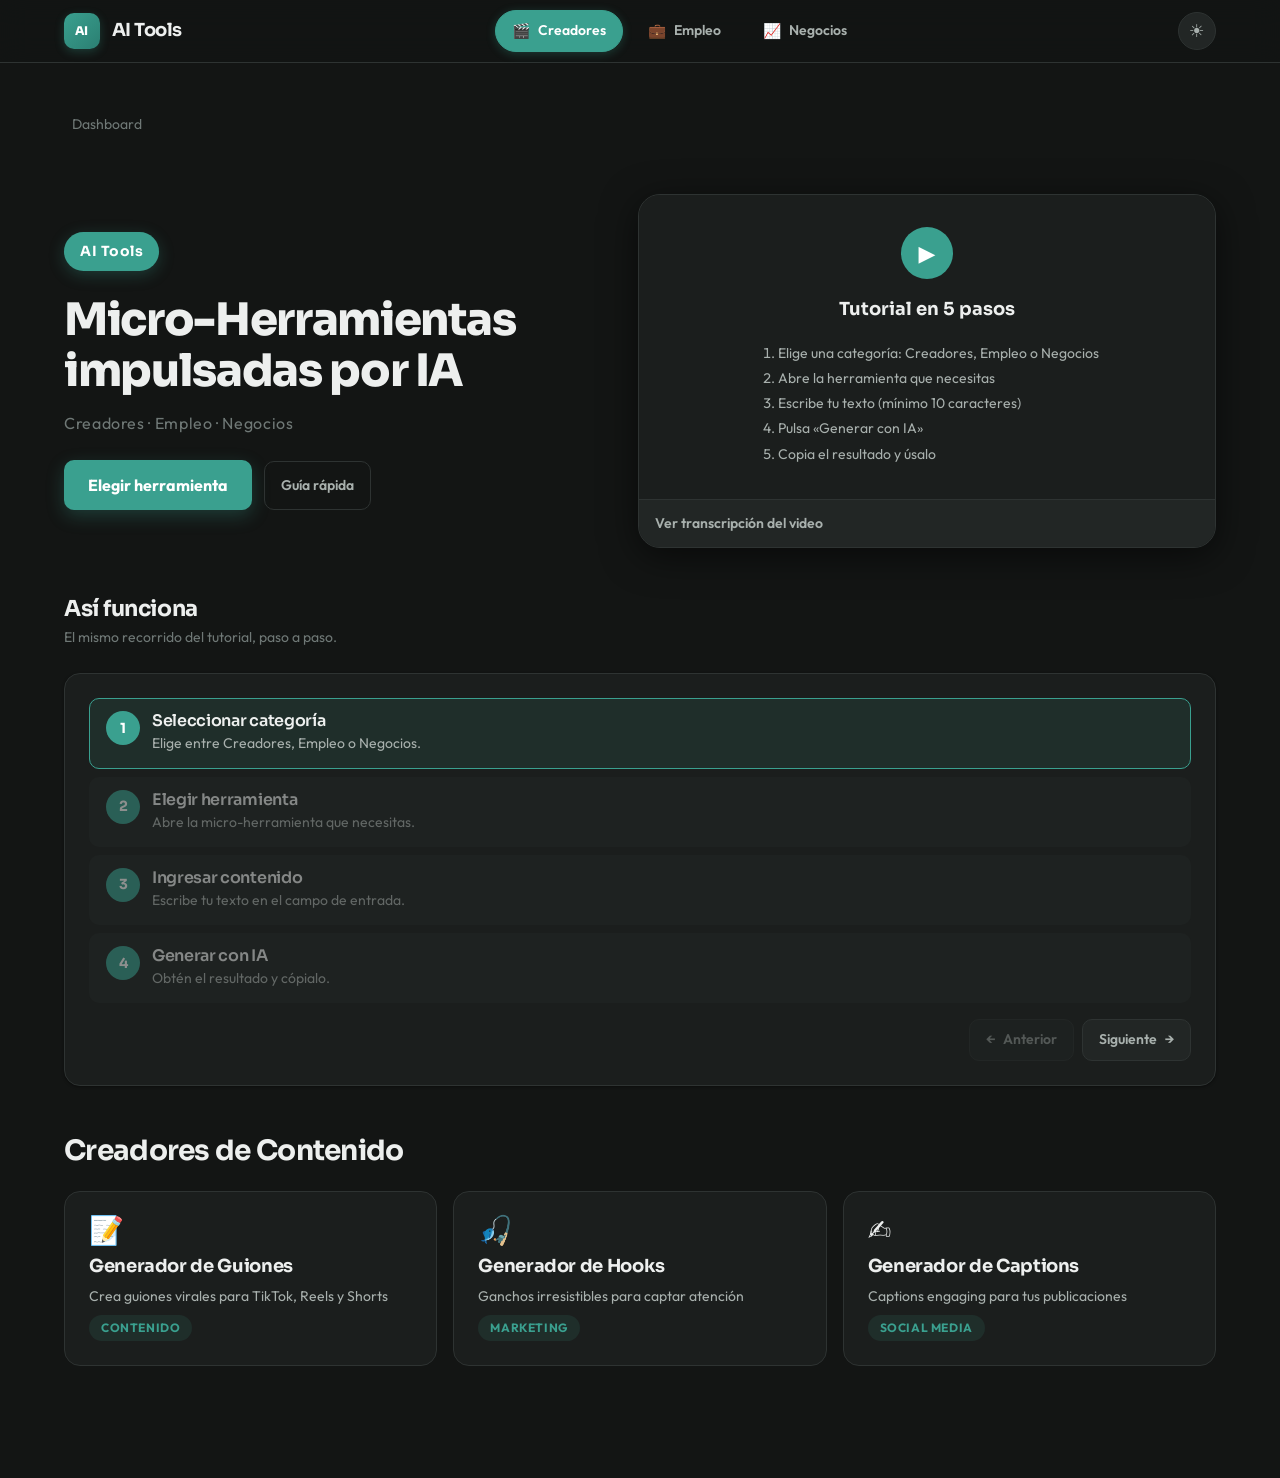
<file: index.html>
<!DOCTYPE html>
<html lang="es" data-theme="dark">
<head>
  <meta charset="UTF-8">
  <meta name="viewport" content="width=device-width, initial-scale=1.0">
  <title>AI Tools — Micro-Herramientas impulsadas por IA</title>
  <link rel="preconnect" href="https://fonts.googleapis.com">
  <link rel="preconnect" href="https://fonts.gstatic.com" crossorigin>
  <link href="https://fonts.googleapis.com/css2?family=Outfit:wght@400;500;600;700&family=Sora:wght@600;700;800&display=swap" rel="stylesheet">
  <link rel="stylesheet" href="css/styles.css">
</head>
<body>
  <a href="#main-content" class="skip-link">Saltar al contenido principal</a>
  <div class="app-container">
    <!-- Header / Navigation -->
    <header class="header">
      <div class="header-content">
        <div class="logo">
          <span class="logo-mark" aria-hidden="true">AI</span>
          <h1>AI Tools</h1>
        </div>
        <nav class="nav" role="navigation" aria-label="Categorías de herramientas">
          <button class="nav-btn active" data-category="creadores" aria-current="page" aria-label="Creadores de Contenido">
            <span class="nav-icon" aria-hidden="true">🎬</span>
            <span>Creadores</span>
          </button>
          <button class="nav-btn" data-category="empleo" aria-label="Buscadores de Empleo">
            <span class="nav-icon" aria-hidden="true">💼</span>
            <span>Empleo</span>
          </button>
          <button class="nav-btn" data-category="negocios" aria-label="Negocios y Ventas">
            <span class="nav-icon" aria-hidden="true">📈</span>
            <span>Negocios</span>
          </button>
        </nav>
        <div class="header-controls">
          <button class="theme-toggle" id="themeToggle" aria-label="Cambiar tema claro/oscuro">
            <span class="theme-icon" aria-hidden="true">☀️</span>
          </button>
        </div>
      </div>
    </header>

    <!-- Main Content -->
    <main class="main-content" id="main-content">
      <!-- Breadcrumb -->
      <nav class="breadcrumb" id="breadcrumb" aria-label="Navegación de migas de pan">
        <span class="breadcrumb-item" data-step="dashboard">Dashboard</span>
      </nav>

      <!-- Hero = misma visión que el video -->
      <section class="hero-section" id="tutorialSection" aria-labelledby="heroBrand">
        <div class="hero-copy">
          <p class="hero-brand" id="heroBrand">AI Tools</p>
          <h2 class="hero-title">Micro-Herramientas impulsadas por IA</h2>
          <p class="hero-sub">Creadores · Empleo · Negocios</p>
          <div class="hero-actions">
            <a class="hero-cta" href="#dashboardView">Elegir herramienta</a>
            <a class="hero-link" href="assets/guides/guia-rapida.html">Guía rápida</a>
          </div>
        </div>

        <div class="hero-stage">
          <div class="video-container">
            <video id="tutorialVideo" controls preload="metadata" playsinline aria-label="Tutorial de uso de AI Tools">
              <source src="assets/videos/demo-herramienta-ia.mp4" type="video/mp4">
              <track src="assets/subtitles/demo-es.vtt" kind="subtitles" srclang="es" label="Español" default>
              <track src="assets/subtitles/demo-en.vtt" kind="subtitles" srclang="en" label="English">
              Tu navegador no soporta video HTML5.
            </video>
            <div class="video-fallback" id="videoFallback" hidden>
              <div class="video-fallback-icon" aria-hidden="true">▶</div>
              <p class="video-fallback-title">Tutorial en 5 pasos</p>
              <ol class="video-fallback-steps">
                <li>Elige una categoría: Creadores, Empleo o Negocios</li>
                <li>Abre la herramienta que necesitas</li>
                <li>Escribe tu texto (mínimo 10 caracteres)</li>
                <li>Pulsa «Generar con IA»</li>
                <li>Copia el resultado y úsalo</li>
              </ol>
            </div>
          </div>
          <details class="transcription-box">
            <summary>Ver transcripción del video</summary>
            <div class="transcription-content">
              <p><strong>[00:00]</strong> Bienvenidos a nuestra plataforma de Micro-Herramientas impulsadas por IA.</p>
              <p><strong>[00:05]</strong> En este tutorial aprenderás a utilizar nuestras 9 herramientas especializadas.</p>
              <p><strong>[00:15]</strong> Primero, selecciona la categoría que necesitas: Creadores, Empleo o Negocios.</p>
              <p><strong>[00:25]</strong> Luego elige la herramienta específica y completa el campo de texto.</p>
              <p><strong>[00:35]</strong> Haz clic en "Generar con IA" y espera el resultado optimizado.</p>
            </div>
          </details>
        </div>
      </section>

      <!-- Flujo interactivo (mismo recorrido del video) -->
      <section class="flow-section" aria-labelledby="flowTitle">
        <div class="flow-header">
          <h2 id="flowTitle" class="section-title">Así funciona</h2>
          <p class="section-lead">El mismo recorrido del tutorial, paso a paso.</p>
        </div>
        <div class="demo-container flow-demo">
          <div class="demo-steps" id="demoSteps" role="region" aria-label="Demo interactiva de uso">
            <div class="demo-step active" data-step="1">
              <div class="step-number">1</div>
              <div class="step-content">
                <h4>Seleccionar categoría</h4>
                <p>Elige entre Creadores, Empleo o Negocios.</p>
              </div>
            </div>
            <div class="demo-step" data-step="2">
              <div class="step-number">2</div>
              <div class="step-content">
                <h4>Elegir herramienta</h4>
                <p>Abre la micro-herramienta que necesitas.</p>
              </div>
            </div>
            <div class="demo-step" data-step="3">
              <div class="step-number">3</div>
              <div class="step-content">
                <h4>Ingresar contenido</h4>
                <p>Escribe tu texto en el campo de entrada.</p>
              </div>
            </div>
            <div class="demo-step" data-step="4">
              <div class="step-number">4</div>
              <div class="step-content">
                <h4>Generar con IA</h4>
                <p>Obtén el resultado y cópialo.</p>
              </div>
            </div>
          </div>
          <div class="demo-controls">
            <button class="demo-nav-btn" id="prevStepBtn" aria-label="Paso anterior" disabled>
              <span>←</span> Anterior
            </button>
            <button class="demo-nav-btn" id="nextStepBtn" aria-label="Siguiente paso">
              Siguiente <span>→</span>
            </button>
          </div>
        </div>
      </section>
      
      <!-- Dashboard View -->
      <div id="dashboardView" class="dashboard-view">
        <div class="category-section" id="creadores-section">
          <h2 class="category-title">Creadores de Contenido</h2>
          <div class="cards-grid" role="list">
            <div class="tool-card" data-tool="script-generator" role="listitem" tabindex="0" aria-label="Generador de Guiones - Crea guiones virales para TikTok, Reels y Shorts">
              <div class="card-icon" aria-hidden="true">📝</div>
              <h3>Generador de Guiones</h3>
              <p>Crea guiones virales para TikTok, Reels y Shorts</p>
              <span class="card-tag">Contenido</span>
            </div>
            <div class="tool-card" data-tool="hook-generator" role="listitem" tabindex="0" aria-label="Generador de Hooks - Ganchos irresistibles para captar atención">
              <div class="card-icon" aria-hidden="true">🎣</div>
              <h3>Generador de Hooks</h3>
              <p>Ganchos irresistibles para captar atención</p>
              <span class="card-tag">Marketing</span>
            </div>
            <div class="tool-card" data-tool="caption-generator" role="listitem" tabindex="0" aria-label="Generador de Captions - Captions engaging para tus publicaciones">
              <div class="card-icon" aria-hidden="true">✍️</div>
              <h3>Generador de Captions</h3>
              <p>Captions engaging para tus publicaciones</p>
              <span class="card-tag">Social Media</span>
            </div>
          </div>
        </div>

        <div class="category-section hidden" id="empleo-section">
          <h2 class="category-title">Buscadores de Empleo</h2>
          <div class="cards-grid" role="list">
            <div class="tool-card" data-tool="cv-optimizer" role="listitem" tabindex="0" aria-label="Optimizador de CV - Mejora tu CV para destacar en procesos">
              <div class="card-icon" aria-hidden="true">📄</div>
              <h3>Optimizador de CV</h3>
              <p>Mejora tu CV para destacar en procesos</p>
              <span class="card-tag">Carrera</span>
            </div>
            <div class="tool-card" data-tool="cover-letter" role="listitem" tabindex="0" aria-label="Carta de Presentación - Cartas personalizadas para cada vacante">
              <div class="card-icon" aria-hidden="true">✉️</div>
              <h3>Carta de Presentación</h3>
              <p>Cartas personalizadas para cada vacante</p>
              <span class="card-tag">Aplicación</span>
            </div>
            <div class="tool-card" data-tool="interview-prep" role="listitem" tabindex="0" aria-label="Preparación de Entrevista - Preguntas y respuestas para entrevistas">
              <div class="card-icon" aria-hidden="true">🎤</div>
              <h3>Preparación de Entrevista</h3>
              <p>Preguntas y respuestas para entrevistas</p>
              <span class="card-tag">Entrevista</span>
            </div>
          </div>
        </div>

        <div class="category-section hidden" id="negocios-section">
          <h2 class="category-title">Negocios y Ventas</h2>
          <div class="cards-grid" role="list">
            <div class="tool-card" data-tool="email-sales" role="listitem" tabindex="0" aria-label="Emails de Ventas - Secuencias de email para convertir leads">
              <div class="card-icon" aria-hidden="true">📧</div>
              <h3>Emails de Ventas</h3>
              <p>Secuencias de email para convertir leads</p>
              <span class="card-tag">Ventas</span>
            </div>
            <div class="tool-card" data-tool="pitch-deck" role="listitem" tabindex="0" aria-label="Pitch Deck - Estructura para presentaciones de inversión">
              <div class="card-icon" aria-hidden="true">📊</div>
              <h3>Pitch Deck</h3>
              <p>Estructura para presentaciones de inversión</p>
              <span class="card-tag">Startup</span>
            </div>
            <div class="tool-card" data-tool="value-proposition" role="listitem" tabindex="0" aria-label="Propuesta de Valor - Define y comunica tu propuesta única">
              <div class="card-icon" aria-hidden="true">💎</div>
              <h3>Propuesta de Valor</h3>
              <p>Define y comunica tu propuesta única</p>
              <span class="card-tag">Estrategia</span>
            </div>
          </div>
        </div>
      </div>

      <!-- Tool View -->
      <div id="toolView" class="tool-view hidden">
        <button class="back-btn" id="backBtn">
          <span>←</span> Volver al Dashboard
        </button>
        <div class="tool-container">
          <div class="tool-header">
            <div class="tool-icon-large" id="toolIcon">📝</div>
            <h2 id="toolTitle">Generador de Guiones</h2>
            <p id="toolDescription">Crea guiones virales para TikTok, Reels y Shorts</p>
          </div>
          
          <div class="tool-form">
            <label for="toolInput" id="inputLabel">¿De qué quieres hablar en tu video?</label>
            <div class="input-wrapper">
              <textarea 
                id="toolInput" 
                placeholder="Ej: 3 trucos para ahorrar dinero trabajando como freelancer..."
                rows="4"
                aria-describedby="inputHelp inputError"
                aria-label="Entrada de texto para generar contenido"
                minlength="10"
                maxlength="5000"
              ></textarea>
              <div class="char-counter" id="charCounter" aria-live="polite">0/5000</div>
            </div>
            <div class="input-help" id="inputHelp">Mínimo 10 caracteres para generar contenido</div>
            <div class="input-error" id="inputError" role="alert" aria-live="polite"></div>
            
            <button class="generate-btn" id="generateBtn" disabled aria-label="Generar contenido con inteligencia artificial">
              <span class="btn-icon">✨</span>
              Generar con IA
            </button>
          </div>

          <div class="result-container hidden" id="resultContainer">
            <div class="result-header">
              <h3>Resultado</h3>
              <div class="result-actions">
                <button class="copy-btn" id="copyBtn" aria-label="Copiar resultado al portapapeles">
                  <span class="copy-icon">📋</span>
                  Copiar
                </button>
                <button class="retry-btn" id="retryBtn" aria-label="Reintentar generación" style="display: none;">
                  <span class="retry-icon">🔄</span>
                  Reintentar
                </button>
              </div>
            </div>
            <div class="result-content" id="resultContent"></div>
          </div>
        </div>
      </div>
    </main>
  </div>

  <!-- Toast Container -->
  <div class="toast-container" id="toastContainer" aria-live="polite" aria-atomic="true"></div>

  <!-- Paywall Modal (activado por el servidor cuando se agota la cuota) -->
  <div id="paywallModal" class="modal hidden">
    <div class="modal-content paywall-content">
      <div class="paywall-header">
        <div class="paywall-icon">🚀</div>
        <h2>¡Límite diario alcanzado!</h2>
        <button class="modal-close" id="paywallClose">✕</button>
      </div>
      <div class="paywall-body">
        <p class="paywall-message">
          Has alcanzado el límite de generaciones de hoy.
          Vuelve mañana o actualiza a PRO para acceso ilimitado.
        </p>
        <div class="paywall-features">
          <div class="feature-item">
            <span class="feature-icon">✅</span>
            <span>Generaciones ilimitadas</span>
          </div>
          <div class="feature-item">
            <span class="feature-icon">✅</span>
            <span>Acceso a todos los modelos premium</span>
          </div>
          <div class="feature-item">
            <span class="feature-icon">✅</span>
            <span>Soporte prioritario</span>
          </div>
          <div class="feature-item">
            <span class="feature-icon">✅</span>
            <span>Nuevas herramientas primero</span>
          </div>
        </div>
        <div class="paywall-price">
          <span class="price-amount">$9.99</span>
          <span class="price-period">/mes</span>
        </div>
        <button class="upgrade-btn" id="upgradeBtn">
          <span class="btn-icon">⚡</span>
          Actualizar a PRO
        </button>
        <p class="paywall-guarantee">
          💳 Cancela cuando quieras • Garantía de 7 días
        </p>
      </div>
    </div>
  </div>

  <script src="js/prompts.js"></script>
  <script src="js/app.js" type="module"></script>
</body>
</html>
</file>
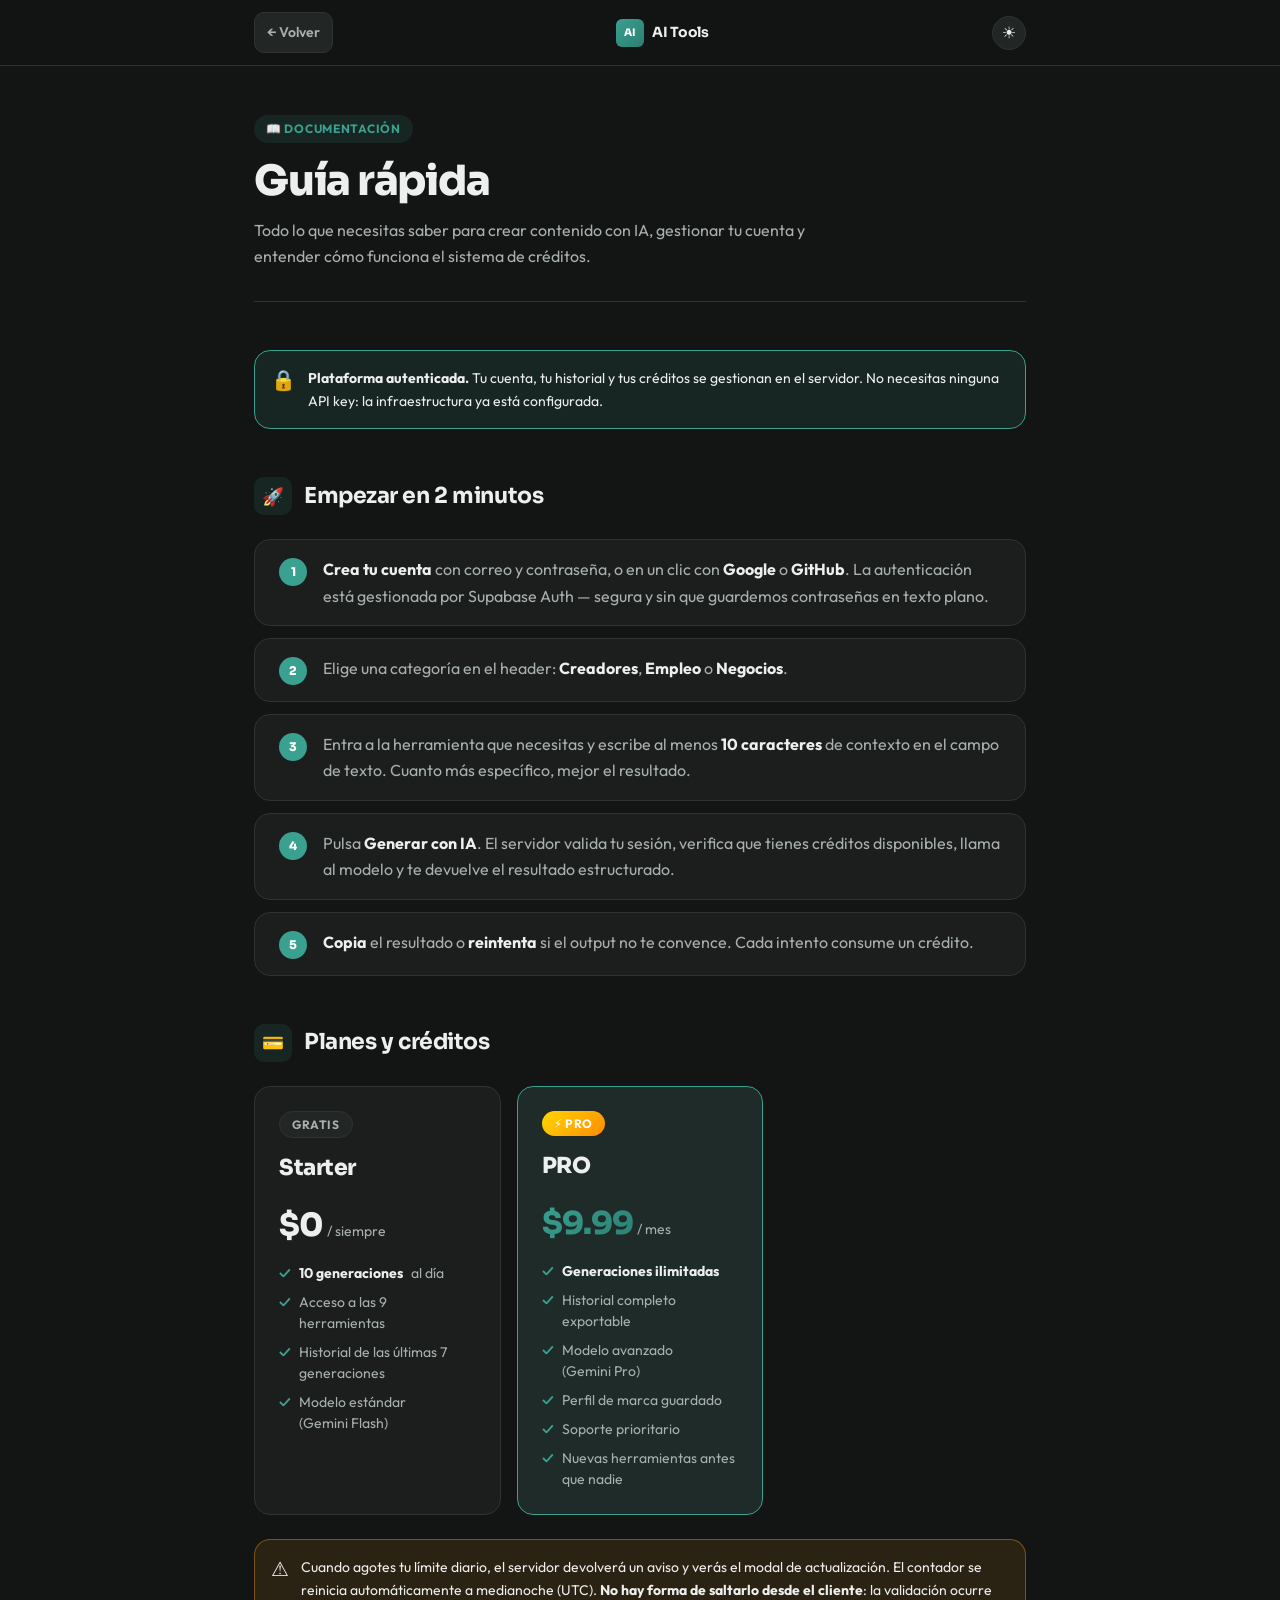
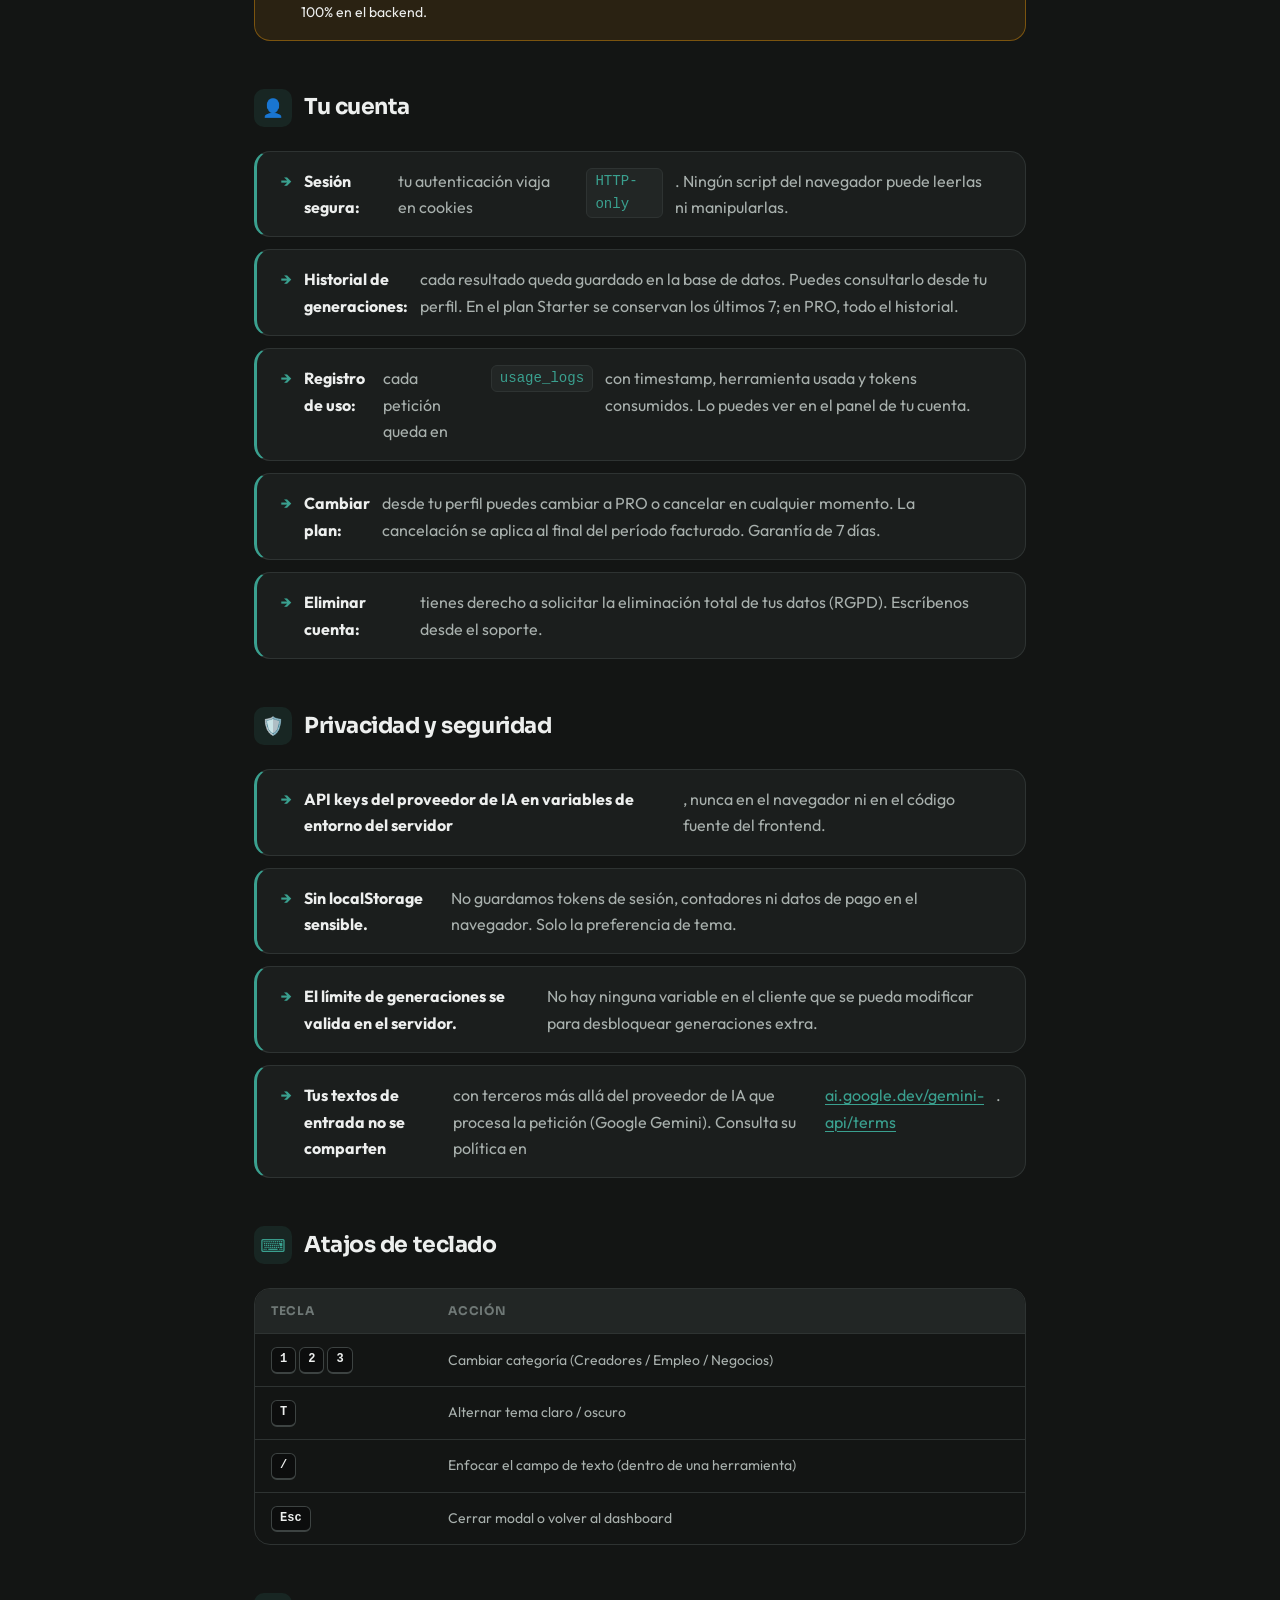
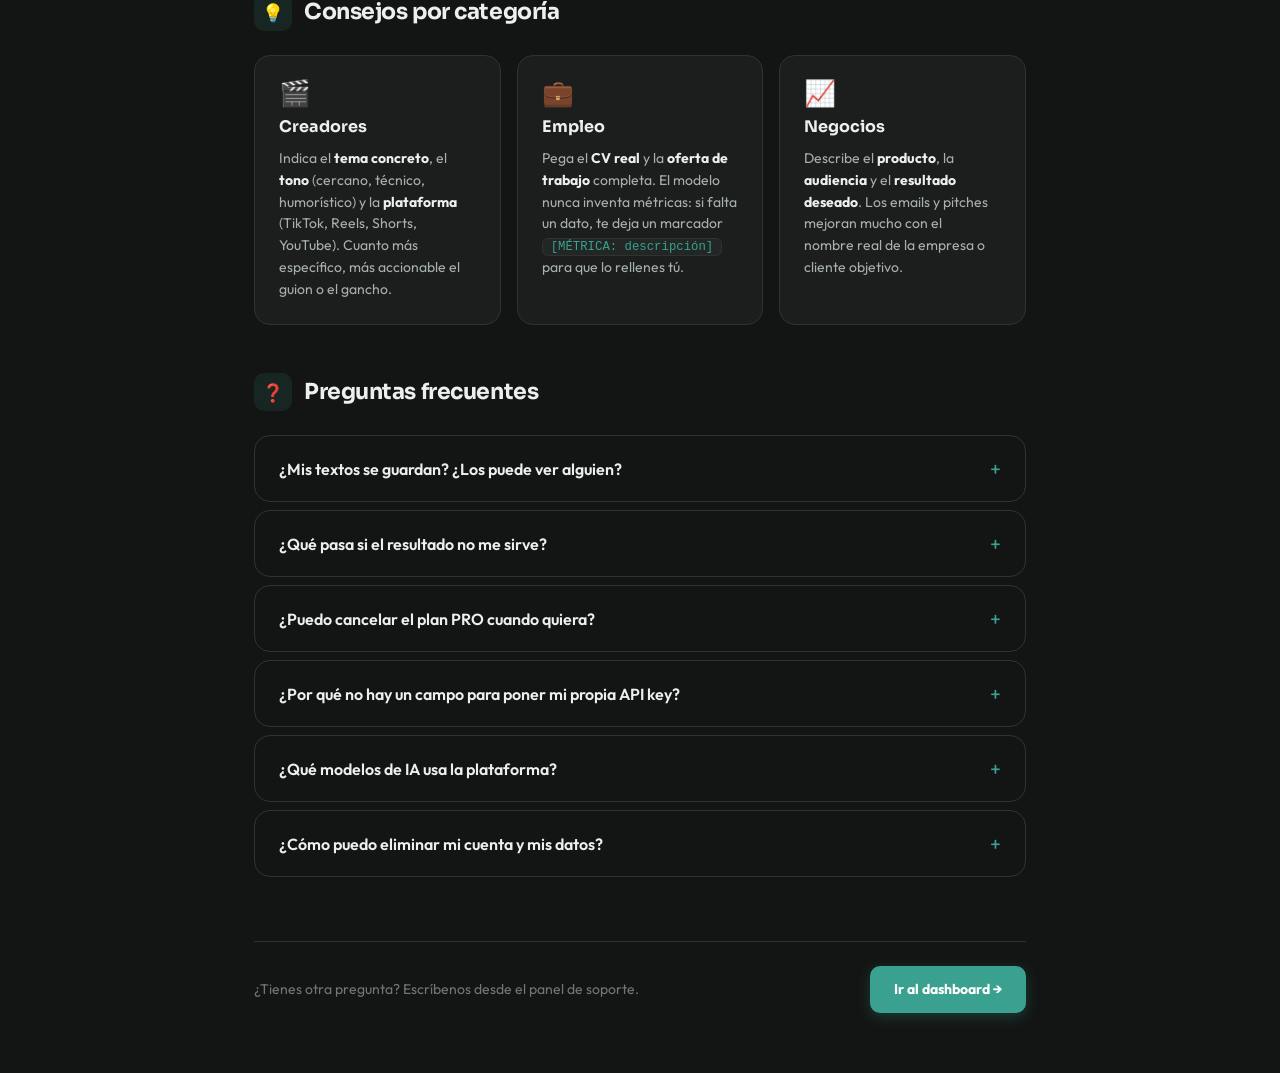
<file: assets/guides/guia-rapida.html>
<!DOCTYPE html>
<html lang="es">
<head>
  <meta charset="UTF-8">
  <meta name="viewport" content="width=device-width, initial-scale=1.0">
  <title>Guía rápida — AI Tools</title>
  <meta name="description" content="Cómo usar AI Tools: registro, planes, herramientas y preguntas frecuentes.">

  <link rel="preconnect" href="https://fonts.googleapis.com">
  <link rel="preconnect" href="https://fonts.gstatic.com" crossorigin>
  <link href="https://fonts.googleapis.com/css2?family=Sora:wght@400;600;700;800&family=Outfit:wght@400;500;600;700&display=swap" rel="stylesheet">
  <link rel="stylesheet" href="../../css/styles.css">

  <style>
    /* ─── Tokens heredados de styles.css ─────────────────────────────────── */

    html { visibility: hidden; }
    html.ready { visibility: visible; }

    .guide-page {
      min-height: 100vh;
      background-color: var(--color-bg);
      color: var(--color-text);
    }

    /* ─── Header ─────────────────────────────────────────────────────────── */

    .guide-header {
      position: sticky;
      top: 0;
      z-index: 10;
      background: color-mix(in srgb, var(--color-bg) 84%, transparent);
      backdrop-filter: blur(14px);
      -webkit-backdrop-filter: blur(14px);
      border-bottom: 1px solid var(--color-border);
    }

    .guide-header__inner {
      display: flex;
      align-items: center;
      justify-content: space-between;
      gap: var(--sp-4);
      max-width: 820px;
      margin-inline: auto;
      padding: var(--sp-3) var(--sp-5);
    }

    .guide-back {
      display: inline-flex;
      align-items: center;
      gap: var(--sp-2);
      padding: var(--sp-2) var(--sp-3);
      border-radius: var(--radius-md);
      border: 1px solid var(--color-border);
      background: var(--color-surface);
      color: var(--color-text-muted);
      font-size: var(--text-sm);
      font-weight: 600;
      text-decoration: none;
      transition: background var(--transition-fast), border-color var(--transition-fast), color var(--transition-fast);
    }
    .guide-back:hover {
      background: var(--color-bg-raised);
      border-color: var(--color-border-hi);
      color: var(--color-text);
    }

    .guide-brand {
      display: inline-flex;
      align-items: center;
      gap: var(--sp-2);
      text-decoration: none;
      font-family: var(--font-display);
      font-size: var(--text-sm);
      font-weight: 700;
      color: var(--color-text);
      letter-spacing: -0.02em;
    }
    .guide-brand__mark {
      display: inline-grid;
      place-items: center;
      width: 28px;
      height: 28px;
      border-radius: var(--radius-sm);
      background: linear-gradient(135deg, var(--color-accent), var(--color-accent-lo));
      color: #fff;
      font-size: 0.65rem;
      font-weight: 800;
    }

    .guide-theme-btn {
      display: inline-grid;
      place-items: center;
      width: 34px;
      height: 34px;
      border-radius: var(--radius-full);
      border: 1px solid var(--color-border);
      background: var(--color-surface);
      font-size: 1rem;
      cursor: pointer;
      transition: background var(--transition-fast), border-color var(--transition-fast);
    }
    .guide-theme-btn:hover {
      background: var(--color-bg-raised);
      border-color: var(--color-border-hi);
    }

    /* ─── Contenido ───────────────────────────────────────────────────────── */

    .guide-body {
      max-width: 820px;
      margin-inline: auto;
      padding: var(--sp-7) var(--sp-5) var(--sp-8);
    }

    /* Hero */
    .guide-hero {
      margin-bottom: var(--sp-7);
      padding-bottom: var(--sp-6);
      border-bottom: 1px solid var(--color-border);
    }

    .guide-eyebrow {
      display: inline-flex;
      align-items: center;
      gap: var(--sp-2);
      padding: var(--sp-1) var(--sp-3);
      margin-bottom: var(--sp-4);
      border-radius: var(--radius-full);
      background: var(--color-accent-bg);
      color: var(--color-accent);
      font-size: var(--text-xs);
      font-weight: 700;
      letter-spacing: 0.06em;
      text-transform: uppercase;
    }

    .guide-title {
      font-family: var(--font-display);
      font-size: clamp(1.7rem, 1rem + 2.8vw, 2.6rem);
      font-weight: 800;
      letter-spacing: -0.03em;
      line-height: 1.1;
      color: var(--color-text);
      margin-bottom: var(--sp-3);
    }

    .guide-subtitle {
      font-size: var(--text-base);
      color: var(--color-text-muted);
      max-width: 56ch;
      line-height: 1.65;
    }

    /* ─── Alerta de estado (banner) ───────────────────────────────────────── */

    .guide-banner {
      display: flex;
      align-items: flex-start;
      gap: var(--sp-3);
      padding: var(--sp-4);
      border-radius: var(--radius-lg);
      margin-bottom: var(--sp-7);
      font-size: var(--text-sm);
      line-height: 1.6;
    }
    .guide-banner--info {
      background: var(--color-accent-bg);
      border: 1px solid var(--color-accent);
      color: var(--color-text);
    }
    .guide-banner--warn {
      background: rgba(245, 158, 11, 0.1);
      border: 1px solid rgba(245, 158, 11, 0.4);
      color: var(--color-text);
    }
    .guide-banner__icon { font-size: 1.25rem; flex-shrink: 0; line-height: 1.3; }
    .guide-banner__text { max-width: none; color: inherit; }
    .guide-banner__text strong { color: inherit; }

    /* ─── Secciones ───────────────────────────────────────────────────────── */

    .guide-section { margin-bottom: var(--sp-7); }

    .guide-section__header {
      display: flex;
      align-items: center;
      gap: var(--sp-3);
      margin-bottom: var(--sp-5);
    }

    .guide-section__icon {
      display: inline-grid;
      place-items: center;
      width: 38px;
      height: 38px;
      border-radius: var(--radius-md);
      background: var(--color-accent-bg);
      color: var(--color-accent);
      font-size: 1.1rem;
      flex-shrink: 0;
    }

    .guide-section__title {
      font-family: var(--font-display);
      font-size: var(--text-xl);
      font-weight: 700;
      letter-spacing: -0.02em;
      color: var(--color-text);
    }

    /* ─── Pasos numerados ─────────────────────────────────────────────────── */

    .guide-steps {
      list-style: none;
      display: flex;
      flex-direction: column;
      gap: var(--sp-3);
    }

    .guide-steps__item {
      display: flex;
      align-items: flex-start;
      gap: var(--sp-4);
      padding: var(--sp-4) var(--sp-5);
      background: var(--color-bg-raised);
      border: 1px solid var(--color-border);
      border-radius: var(--radius-lg);
      transition: border-color var(--transition-fast);
    }
    .guide-steps__item:hover { border-color: var(--color-border-hi); }

    .guide-steps__num {
      display: inline-grid;
      place-items: center;
      width: 28px;
      height: 28px;
      flex-shrink: 0;
      border-radius: var(--radius-full);
      background: var(--color-accent);
      color: #fff;
      font-family: var(--font-display);
      font-size: var(--text-xs);
      font-weight: 800;
      margin-top: 2px;
    }

    .guide-steps__text {
      font-size: var(--text-base);
      color: var(--color-text-muted);
      line-height: 1.65;
      max-width: none;
    }
    .guide-steps__text strong { color: var(--color-text); }

    /* ─── Lista de viñetas ────────────────────────────────────────────────── */

    .guide-list {
      list-style: none;
      display: flex;
      flex-direction: column;
      gap: var(--sp-3);
    }

    .guide-list__item {
      display: flex;
      align-items: flex-start;
      gap: var(--sp-3);
      padding: var(--sp-4) var(--sp-5);
      background: var(--color-bg-raised);
      border: 1px solid var(--color-border);
      border-left: 3px solid var(--color-accent);
      border-radius: var(--radius-lg);
      font-size: var(--text-base);
      color: var(--color-text-muted);
      line-height: 1.65;
    }
    .guide-list__item::before {
      content: '→';
      color: var(--color-accent);
      font-weight: 700;
      flex-shrink: 0;
      line-height: 1.65;
    }
    .guide-list__item strong { color: var(--color-text); }

    /* ─── Planes ──────────────────────────────────────────────────────────── */

    .guide-plans {
      display: grid;
      grid-template-columns: repeat(auto-fill, minmax(240px, 1fr));
      gap: var(--sp-4);
    }

    .plan-card {
      display: flex;
      flex-direction: column;
      gap: var(--sp-3);
      padding: var(--sp-5);
      background: var(--color-bg-raised);
      border: 1px solid var(--color-border);
      border-radius: var(--radius-lg);
      transition: border-color var(--transition-base), transform var(--transition-base);
    }
    .plan-card:hover {
      border-color: var(--color-border-hi);
      transform: translateY(-2px);
    }
    .plan-card--accent {
      border-color: var(--color-accent);
      background: color-mix(in srgb, var(--color-bg-raised) 90%, var(--color-accent));
    }
    .plan-card--accent:hover { border-color: var(--color-accent-hi); }

    .plan-card__badge {
      display: inline-flex;
      align-items: center;
      gap: var(--sp-1);
      padding: 3px var(--sp-3);
      border-radius: var(--radius-full);
      font-size: var(--text-xs);
      font-weight: 700;
      letter-spacing: 0.05em;
      text-transform: uppercase;
      width: fit-content;
    }
    .plan-card__badge--free {
      background: var(--color-surface);
      color: var(--color-text-muted);
      border: 1px solid var(--color-border);
    }
    .plan-card__badge--pro {
      background: linear-gradient(135deg, #ffd700, #ff8c00);
      color: #fff;
    }

    .plan-card__name {
      font-family: var(--font-display);
      font-size: var(--text-xl);
      font-weight: 800;
      color: var(--color-text);
      letter-spacing: -0.02em;
    }

    .plan-card__price {
      display: flex;
      align-items: baseline;
      gap: var(--sp-1);
    }
    .plan-card__amount {
      font-family: var(--font-display);
      font-size: 2rem;
      font-weight: 800;
      color: var(--color-text);
      letter-spacing: -0.03em;
    }
    .plan-card--accent .plan-card__amount {
      background: linear-gradient(135deg, var(--color-accent), var(--color-accent-lo));
      -webkit-background-clip: text;
      -webkit-text-fill-color: transparent;
      background-clip: text;
    }
    .plan-card__period {
      font-size: var(--text-sm);
      color: var(--color-text-muted);
    }

    .plan-card__features {
      list-style: none;
      display: flex;
      flex-direction: column;
      gap: var(--sp-2);
      flex: 1;
    }
    .plan-card__feature {
      display: flex;
      align-items: flex-start;
      gap: var(--sp-2);
      font-size: var(--text-sm);
      color: var(--color-text-muted);
      line-height: 1.5;
    }
    .plan-card__feature::before {
      content: '✓';
      color: var(--color-accent);
      font-weight: 700;
      flex-shrink: 0;
    }
    .plan-card__feature strong { color: var(--color-text); }

    /* ─── Tabla de atajos ─────────────────────────────────────────────────── */

    .guide-table-wrapper {
      overflow-x: auto;
      border-radius: var(--radius-lg);
      border: 1px solid var(--color-border);
    }

    .guide-table {
      width: 100%;
      border-collapse: collapse;
      font-size: var(--text-sm);
    }

    .guide-table thead {
      background: var(--color-surface);
      border-bottom: 1px solid var(--color-border);
    }

    .guide-table th {
      padding: var(--sp-3) var(--sp-4);
      text-align: left;
      font-family: var(--font-display);
      font-size: var(--text-xs);
      font-weight: 700;
      letter-spacing: 0.06em;
      text-transform: uppercase;
      color: var(--color-text-faint);
    }

    .guide-table tbody tr {
      border-bottom: 1px solid var(--color-border);
      transition: background var(--transition-fast);
    }
    .guide-table tbody tr:last-child { border-bottom: none; }
    .guide-table tbody tr:hover { background: var(--color-surface); }

    .guide-table td {
      padding: var(--sp-3) var(--sp-4);
      color: var(--color-text-muted);
      vertical-align: middle;
    }

    .kbd {
      display: inline-flex;
      align-items: center;
      justify-content: center;
      padding: 2px var(--sp-2);
      border-radius: var(--radius-sm);
      background: var(--color-bg-sunken);
      border: 1px solid var(--color-border-hi);
      border-bottom-width: 2px;
      font-family: var(--font-mono);
      font-size: var(--text-xs);
      font-weight: 600;
      color: var(--color-text);
      white-space: nowrap;
    }

    /* ─── Tarjetas de categoría ───────────────────────────────────────────── */

    .guide-categories {
      display: grid;
      grid-template-columns: repeat(auto-fill, minmax(220px, 1fr));
      gap: var(--sp-4);
    }

    .guide-cat {
      padding: var(--sp-5);
      background: var(--color-bg-raised);
      border: 1px solid var(--color-border);
      border-radius: var(--radius-lg);
      transition: border-color var(--transition-fast), transform var(--transition-base);
    }
    .guide-cat:hover {
      border-color: var(--color-accent);
      transform: translateY(-2px);
    }

    .guide-cat__emoji {
      font-size: 1.6rem;
      margin-bottom: var(--sp-2);
      line-height: 1;
    }
    .guide-cat__name {
      font-family: var(--font-display);
      font-size: var(--text-base);
      font-weight: 700;
      color: var(--color-text);
      margin-bottom: var(--sp-2);
    }
    .guide-cat__tip {
      font-size: var(--text-sm);
      color: var(--color-text-muted);
      line-height: 1.55;
      max-width: none;
    }

    /* ─── FAQ ─────────────────────────────────────────────────────────────── */

    .guide-faq {
      display: flex;
      flex-direction: column;
      gap: var(--sp-2);
    }

    .faq-item {
      border: 1px solid var(--color-border);
      border-radius: var(--radius-lg);
      overflow: hidden;
      transition: border-color var(--transition-fast);
    }
    .faq-item:hover { border-color: var(--color-border-hi); }

    .faq-item summary {
      display: flex;
      align-items: center;
      justify-content: space-between;
      gap: var(--sp-4);
      padding: var(--sp-4) var(--sp-5);
      cursor: pointer;
      list-style: none;
      font-size: var(--text-base);
      font-weight: 600;
      color: var(--color-text);
      user-select: none;
      transition: background var(--transition-fast);
    }
    .faq-item summary:hover { background: var(--color-surface); }
    .faq-item summary::-webkit-details-marker { display: none; }

    .faq-item summary::after {
      content: '+';
      font-size: 1.25rem;
      color: var(--color-accent);
      flex-shrink: 0;
      font-weight: 400;
      transition: transform var(--transition-base);
    }
    .faq-item[open] summary::after {
      transform: rotate(45deg);
    }
    .faq-item[open] summary { background: var(--color-surface); }

    .faq-item__body {
      padding: var(--sp-4) var(--sp-5);
      border-top: 1px solid var(--color-border);
      font-size: var(--text-base);
      color: var(--color-text-muted);
      line-height: 1.7;
    }
    .faq-item__body p { max-width: none; color: inherit; }
    .faq-item__body p + p { margin-top: var(--sp-3); }
    .faq-item__body strong { color: var(--color-text); }
    .faq-item__body a { color: var(--color-accent); font-weight: 500; }

    /* ─── Footer ──────────────────────────────────────────────────────────── */

    .guide-footer {
      margin-top: var(--sp-8);
      padding-top: var(--sp-5);
      border-top: 1px solid var(--color-border);
      display: flex;
      align-items: center;
      justify-content: space-between;
      gap: var(--sp-4);
      flex-wrap: wrap;
    }

    .guide-footer__text {
      font-size: var(--text-sm);
      color: var(--color-text-faint);
      max-width: none;
    }

    .guide-footer__cta {
      display: inline-flex;
      align-items: center;
      padding: var(--sp-3) var(--sp-5);
      border-radius: var(--radius-md);
      background: var(--color-accent);
      color: #fff;
      font-weight: 700;
      font-size: var(--text-sm);
      text-decoration: none;
      box-shadow: 0 4px 14px var(--color-accent-glow);
      transition: background var(--transition-fast), transform var(--transition-fast);
    }
    .guide-footer__cta:hover {
      background: var(--color-accent-hi);
      color: #fff;
      transform: translateY(-1px);
    }

    /* ─── Inline utilities ────────────────────────────────────────────────── */
    code {
      font-family: var(--font-mono);
      font-size: 0.88em;
      padding: 1px var(--sp-2);
      border-radius: var(--radius-sm);
      background: var(--color-surface);
      border: 1px solid var(--color-border);
      color: var(--color-accent);
    }
    strong { color: var(--color-text); font-weight: 700; }

    /* ─── Responsive ──────────────────────────────────────────────────────── */
    @media (max-width: 640px) {
      .guide-header__inner { padding-inline: var(--sp-4); }
      .guide-body          { padding-inline: var(--sp-4); padding-top: var(--sp-6); }
      .guide-title         { font-size: 1.65rem; }
      .guide-plans         { grid-template-columns: 1fr; }
      .guide-categories    { grid-template-columns: 1fr; }
      .guide-footer        { flex-direction: column; align-items: flex-start; }
      .guide-footer__cta   { width: 100%; justify-content: center; }
    }
  </style>
</head>
<body>

<div class="guide-page">

  <!-- ── Header ───────────────────────────────────────────────────────────── -->
  <header class="guide-header">
    <div class="guide-header__inner">
      <a href="../../index.html" class="guide-back" aria-label="Volver al dashboard">
        ← Volver
      </a>
      <a href="../../index.html" class="guide-brand" aria-label="AI Tools — inicio">
        <span class="guide-brand__mark" aria-hidden="true">AI</span>
        AI Tools
      </a>
      <button class="guide-theme-btn" id="themeBtn" aria-label="Cambiar tema claro/oscuro">
        <span id="themeIcon" aria-hidden="true">☀️</span>
      </button>
    </div>
  </header>

  <!-- ── Contenido ─────────────────────────────────────────────────────────── -->
  <main class="guide-body" id="main-content">

    <!-- Hero -->
    <div class="guide-hero">
      <span class="guide-eyebrow">📖 Documentación</span>
      <h1 class="guide-title">Guía rápida</h1>
      <p class="guide-subtitle">
        Todo lo que necesitas saber para crear contenido con IA, gestionar tu cuenta
        y entender cómo funciona el sistema de créditos.
      </p>
    </div>

    <!-- Banner de estado de la plataforma -->
    <div class="guide-banner guide-banner--info" role="note">
      <span class="guide-banner__icon" aria-hidden="true">🔒</span>
      <p class="guide-banner__text">
        <strong>Plataforma autenticada.</strong>
        Tu cuenta, tu historial y tus créditos se gestionan en el servidor.
        No necesitas ninguna API key: la infraestructura ya está configurada.
      </p>
    </div>

    <!-- ── 1. Empezar ──────────────────────────────────────────────────────── -->
    <section class="guide-section" aria-labelledby="s-start">
      <div class="guide-section__header">
        <span class="guide-section__icon" aria-hidden="true">🚀</span>
        <h2 class="guide-section__title" id="s-start">Empezar en 2 minutos</h2>
      </div>
      <ol class="guide-steps">
        <li class="guide-steps__item">
          <span class="guide-steps__num">1</span>
          <p class="guide-steps__text">
            <strong>Crea tu cuenta</strong> con correo y contraseña, o en un clic con
            <strong>Google</strong> o <strong>GitHub</strong>.
            La autenticación está gestionada por Supabase Auth — segura y sin que
            guardemos contraseñas en texto plano.
          </p>
        </li>
        <li class="guide-steps__item">
          <span class="guide-steps__num">2</span>
          <p class="guide-steps__text">
            Elige una categoría en el header: <strong>Creadores</strong>,
            <strong>Empleo</strong> o <strong>Negocios</strong>.
          </p>
        </li>
        <li class="guide-steps__item">
          <span class="guide-steps__num">3</span>
          <p class="guide-steps__text">
            Entra a la herramienta que necesitas y escribe al menos
            <strong>10 caracteres</strong> de contexto en el campo de texto.
            Cuanto más específico, mejor el resultado.
          </p>
        </li>
        <li class="guide-steps__item">
          <span class="guide-steps__num">4</span>
          <p class="guide-steps__text">
            Pulsa <strong>Generar con IA</strong>. El servidor valida tu sesión,
            verifica que tienes créditos disponibles, llama al modelo y
            te devuelve el resultado estructurado.
          </p>
        </li>
        <li class="guide-steps__item">
          <span class="guide-steps__num">5</span>
          <p class="guide-steps__text">
            <strong>Copia</strong> el resultado o <strong>reintenta</strong>
            si el output no te convence. Cada intento consume un crédito.
          </p>
        </li>
      </ol>
    </section>

    <!-- ── 2. Planes y créditos ───────────────────────────────────────────── -->
    <section class="guide-section" aria-labelledby="s-plans">
      <div class="guide-section__header">
        <span class="guide-section__icon" aria-hidden="true">💳</span>
        <h2 class="guide-section__title" id="s-plans">Planes y créditos</h2>
      </div>

      <div class="guide-plans">
        <!-- Plan gratuito -->
        <div class="plan-card">
          <span class="plan-card__badge plan-card__badge--free">Gratis</span>
          <div class="plan-card__name">Starter</div>
          <div class="plan-card__price">
            <span class="plan-card__amount">$0</span>
            <span class="plan-card__period">/ siempre</span>
          </div>
          <ul class="plan-card__features">
            <li class="plan-card__feature"><strong>10 generaciones</strong> al día</li>
            <li class="plan-card__feature">Acceso a las 9 herramientas</li>
            <li class="plan-card__feature">Historial de las últimas 7 generaciones</li>
            <li class="plan-card__feature">Modelo estándar (Gemini Flash)</li>
          </ul>
        </div>

        <!-- Plan PRO -->
        <div class="plan-card plan-card--accent">
          <span class="plan-card__badge plan-card__badge--pro">⚡ PRO</span>
          <div class="plan-card__name">PRO</div>
          <div class="plan-card__price">
            <span class="plan-card__amount">$9.99</span>
            <span class="plan-card__period">/ mes</span>
          </div>
          <ul class="plan-card__features">
            <li class="plan-card__feature"><strong>Generaciones ilimitadas</strong></li>
            <li class="plan-card__feature">Historial completo exportable</li>
            <li class="plan-card__feature">Modelo avanzado (Gemini Pro)</li>
            <li class="plan-card__feature">Perfil de marca guardado</li>
            <li class="plan-card__feature">Soporte prioritario</li>
            <li class="plan-card__feature">Nuevas herramientas antes que nadie</li>
          </ul>
        </div>
      </div>

      <div class="guide-banner guide-banner--warn" style="margin-top: var(--sp-5); margin-bottom: 0;">
        <span class="guide-banner__icon" aria-hidden="true">⚠️</span>
        <p class="guide-banner__text">
          Cuando agotes tu límite diario, el servidor devolverá un aviso y
          verás el modal de actualización. El contador se reinicia automáticamente
          a medianoche (UTC). <strong>No hay forma de saltarlo desde el cliente</strong>:
          la validación ocurre 100% en el backend.
        </p>
      </div>
    </section>

    <!-- ── 3. Tu cuenta ───────────────────────────────────────────────────── -->
    <section class="guide-section" aria-labelledby="s-account">
      <div class="guide-section__header">
        <span class="guide-section__icon" aria-hidden="true">👤</span>
        <h2 class="guide-section__title" id="s-account">Tu cuenta</h2>
      </div>
      <ul class="guide-list">
        <li class="guide-list__item">
          <strong>Sesión segura:</strong> tu autenticación viaja en cookies
          <code>HTTP-only</code>. Ningún script del navegador puede leerlas
          ni manipularlas.
        </li>
        <li class="guide-list__item">
          <strong>Historial de generaciones:</strong> cada resultado queda
          guardado en la base de datos. Puedes consultarlo desde tu perfil.
          En el plan Starter se conservan los últimos 7; en PRO, todo el historial.
        </li>
        <li class="guide-list__item">
          <strong>Registro de uso:</strong> cada petición queda en
          <code>usage_logs</code> con timestamp, herramienta usada y tokens
          consumidos. Lo puedes ver en el panel de tu cuenta.
        </li>
        <li class="guide-list__item">
          <strong>Cambiar plan:</strong> desde tu perfil puedes cambiar a PRO
          o cancelar en cualquier momento. La cancelación se aplica al final
          del período facturado. Garantía de 7 días.
        </li>
        <li class="guide-list__item">
          <strong>Eliminar cuenta:</strong> tienes derecho a solicitar la
          eliminación total de tus datos (RGPD). Escríbenos desde el soporte.
        </li>
      </ul>
    </section>

    <!-- ── 4. Privacidad y seguridad ─────────────────────────────────────── -->
    <section class="guide-section" aria-labelledby="s-security">
      <div class="guide-section__header">
        <span class="guide-section__icon" aria-hidden="true">🛡️</span>
        <h2 class="guide-section__title" id="s-security">Privacidad y seguridad</h2>
      </div>
      <ul class="guide-list">
        <li class="guide-list__item">
          <strong>API keys del proveedor de IA en variables de entorno del servidor</strong>,
          nunca en el navegador ni en el código fuente del frontend.
        </li>
        <li class="guide-list__item">
          <strong>Sin localStorage sensible.</strong> No guardamos tokens de sesión,
          contadores ni datos de pago en el navegador. Solo la preferencia de tema.
        </li>
        <li class="guide-list__item">
          <strong>El límite de generaciones se valida en el servidor.</strong>
          No hay ninguna variable en el cliente que se pueda modificar para
          desbloquear generaciones extra.
        </li>
        <li class="guide-list__item">
          <strong>Tus textos de entrada no se comparten</strong> con terceros más
          allá del proveedor de IA que procesa la petición (Google Gemini).
          Consulta su política en
          <a href="https://ai.google.dev/gemini-api/terms" target="_blank" rel="noopener noreferrer">
            ai.google.dev/gemini-api/terms
          </a>.
        </li>
      </ul>
    </section>

    <!-- ── 5. Atajos de teclado ───────────────────────────────────────────── -->
    <section class="guide-section" aria-labelledby="s-keys">
      <div class="guide-section__header">
        <span class="guide-section__icon" aria-hidden="true">⌨️</span>
        <h2 class="guide-section__title" id="s-keys">Atajos de teclado</h2>
      </div>
      <div class="guide-table-wrapper" role="region" aria-label="Tabla de atajos de teclado">
        <table class="guide-table">
          <thead>
            <tr>
              <th scope="col">Tecla</th>
              <th scope="col">Acción</th>
            </tr>
          </thead>
          <tbody>
            <tr>
              <td>
                <kbd class="kbd">1</kbd>
                <kbd class="kbd">2</kbd>
                <kbd class="kbd">3</kbd>
              </td>
              <td>Cambiar categoría (Creadores / Empleo / Negocios)</td>
            </tr>
            <tr>
              <td><kbd class="kbd">T</kbd></td>
              <td>Alternar tema claro / oscuro</td>
            </tr>
            <tr>
              <td><kbd class="kbd">/</kbd></td>
              <td>Enfocar el campo de texto (dentro de una herramienta)</td>
            </tr>
            <tr>
              <td><kbd class="kbd">Esc</kbd></td>
              <td>Cerrar modal o volver al dashboard</td>
            </tr>
          </tbody>
        </table>
      </div>
    </section>

    <!-- ── 6. Consejos por categoría ─────────────────────────────────────── -->
    <section class="guide-section" aria-labelledby="s-tips">
      <div class="guide-section__header">
        <span class="guide-section__icon" aria-hidden="true">💡</span>
        <h2 class="guide-section__title" id="s-tips">Consejos por categoría</h2>
      </div>
      <div class="guide-categories">
        <div class="guide-cat">
          <div class="guide-cat__emoji">🎬</div>
          <div class="guide-cat__name">Creadores</div>
          <p class="guide-cat__tip">
            Indica el <strong>tema concreto</strong>, el <strong>tono</strong>
            (cercano, técnico, humorístico) y la <strong>plataforma</strong>
            (TikTok, Reels, Shorts, YouTube). Cuanto más específico,
            más accionable el guion o el gancho.
          </p>
        </div>
        <div class="guide-cat">
          <div class="guide-cat__emoji">💼</div>
          <div class="guide-cat__name">Empleo</div>
          <p class="guide-cat__tip">
            Pega el <strong>CV real</strong> y la <strong>oferta de trabajo</strong>
            completa. El modelo nunca inventa métricas: si falta un dato, te deja
            un marcador <code>[MÉTRICA: descripción]</code> para que lo rellenes tú.
          </p>
        </div>
        <div class="guide-cat">
          <div class="guide-cat__emoji">📈</div>
          <div class="guide-cat__name">Negocios</div>
          <p class="guide-cat__tip">
            Describe el <strong>producto</strong>, la <strong>audiencia</strong>
            y el <strong>resultado deseado</strong>. Los emails y pitches mejoran
            mucho con el nombre real de la empresa o cliente objetivo.
          </p>
        </div>
      </div>
    </section>

    <!-- ── 7. Preguntas frecuentes ────────────────────────────────────────── -->
    <section class="guide-section" aria-labelledby="s-faq">
      <div class="guide-section__header">
        <span class="guide-section__icon" aria-hidden="true">❓</span>
        <h2 class="guide-section__title" id="s-faq">Preguntas frecuentes</h2>
      </div>
      <div class="guide-faq">

        <details class="faq-item">
          <summary>¿Mis textos se guardan? ¿Los puede ver alguien?</summary>
          <div class="faq-item__body">
            <p>
              Las entradas que escribes y los resultados generados se guardan en
              la base de datos asociada a <strong>tu cuenta</strong>. Solo tú puedes
              verlos. Nuestro equipo no lee el contenido de tus generaciones salvo
              en caso de reporte de abuso.
            </p>
            <p>
              El texto que envías al modelo pasa por Google Gemini.
              Consulta la
              <a href="https://ai.google.dev/gemini-api/terms" target="_blank" rel="noopener noreferrer">
                política de datos de Gemini API
              </a>
              para saber cómo lo trata Google.
            </p>
          </div>
        </details>

        <details class="faq-item">
          <summary>¿Qué pasa si el resultado no me sirve?</summary>
          <div class="faq-item__body">
            <p>
              Puedes usar el botón <strong>Reintentar</strong>: el servidor genera
              una nueva respuesta con la misma entrada. Cada intento consume un
              crédito, así que ajusta tu texto si el primer resultado se desvió
              mucho de lo que esperabas.
            </p>
          </div>
        </details>

        <details class="faq-item">
          <summary>¿Puedo cancelar el plan PRO cuando quiera?</summary>
          <div class="faq-item__body">
            <p>
              Sí. La cancelación se aplica al final del período ya facturado
              y no genera cargos adicionales. Tienes una <strong>garantía de 7 días</strong>:
              si cancelas antes de esa fecha desde la suscripción inicial,
              te devolvemos el importe completo.
            </p>
          </div>
        </details>

        <details class="faq-item">
          <summary>¿Por qué no hay un campo para poner mi propia API key?</summary>
          <div class="faq-item__body">
            <p>
              Las API keys de proveedores de IA deben vivir en el servidor,
              no en el navegador. Si alguien inspecciona el código o el tráfico de red,
              una key expuesta en el cliente puede ser robada en segundos.
            </p>
            <p>
              Aquí, la key está en las variables de entorno del servidor backend.
              El navegador solo envía tu contenido; nunca ve la credencial del proveedor.
            </p>
          </div>
        </details>

        <details class="faq-item">
          <summary>¿Qué modelos de IA usa la plataforma?</summary>
          <div class="faq-item__body">
            <p>
              El plan <strong>Starter</strong> usa Gemini 1.5 Flash (rápido y eficiente).
              El plan <strong>PRO</strong> accede a Gemini 1.5 Pro para respuestas
              más elaboradas y con mayor ventana de contexto.
              Los modelos pueden actualizarse sin previo aviso cuando Google publique
              versiones mejoradas.
            </p>
          </div>
        </details>

        <details class="faq-item">
          <summary>¿Cómo puedo eliminar mi cuenta y mis datos?</summary>
          <div class="faq-item__body">
            <p>
              Desde el panel de tu perfil encontrarás la opción
              <strong>Eliminar cuenta</strong>. Al confirmar, se borrarán tu usuario,
              historial de generaciones y registros de uso de forma permanente
              en un plazo máximo de 30 días (cumplimiento RGPD).
            </p>
          </div>
        </details>

      </div>
    </section>

    <!-- Footer -->
    <footer class="guide-footer">
      <p class="guide-footer__text">
        ¿Tienes otra pregunta? Escríbenos desde el panel de soporte.
      </p>
      <a href="../../index.html" class="guide-footer__cta">
        Ir al dashboard →
      </a>
    </footer>

  </main>
</div><!-- /.guide-page -->

<script>
  // Aplicar tema guardado antes de pintar (evita flash de contenido sin estilo)
  (function () {
    const saved = localStorage.getItem('theme') || 'dark';
    document.documentElement.setAttribute('data-theme', saved);
    document.getElementById('themeIcon').textContent = saved === 'dark' ? '☀️' : '🌙';
    document.documentElement.classList.add('ready');
  })();

  // Toggle de tema sincronizado con la app principal
  document.getElementById('themeBtn').addEventListener('click', function () {
    const current = document.documentElement.getAttribute('data-theme') || 'dark';
    const next = current === 'dark' ? 'light' : 'dark';
    document.documentElement.setAttribute('data-theme', next);
    localStorage.setItem('theme', next);
    document.getElementById('themeIcon').textContent = next === 'dark' ? '☀️' : '🌙';
  });
</script>

</body>
</html>
</file>
<file: css/styles.css>
/* ==========================================================================
   AI Tools — styles.css
   Arquitectura: Design Tokens + CSS Semántico + Mobile-First
   ========================================================================== */


/* ==========================================================================
   1. RESET & DESIGN TOKENS
   ========================================================================== */

/* --- Reset moderno --- */
*,
*::before,
*::after {
  box-sizing: border-box;
  margin: 0;
  padding: 0;
}

html {
  -webkit-text-size-adjust: 100%;
  scroll-behavior: smooth;
}

body {
  min-height: 100vh;
  -webkit-font-smoothing: antialiased;
  text-rendering: optimizeLegibility;
}

img,
svg,
video {
  display: block;
  max-width: 100%;
}

input,
button,
textarea,
select {
  font: inherit;
  color: inherit;
}

button {
  background: none;
  border: none;
  cursor: pointer;
}

h1, h2, h3, h4, h5, h6 {
  text-wrap: balance;
  line-height: 1.2;
}

p, li {
  text-wrap: pretty;
}

/* --- Design Tokens: Modo Oscuro (por defecto) ---
   Toda la paleta, tipografía, espaciado, forma y duración
   viven aquí. Cambiar un token lo propaga a toda la UI.
*/
:root {
  /* ---- Colores de fondo ---- */
  --color-bg:         #131514;   /* fondo de página          */
  --color-bg-raised:  #1b1e1d;   /* tarjetas, panel          */
  --color-bg-sunken:  #0c0d0d;   /* inputs, áreas recesadas  */
  --color-surface:    #222625;   /* surface sutil / hover bg */

  /* ---- Bordes ---- */
  --color-border:     #2e3332;
  --color-border-hi:  #3d4342;

  /* ---- Texto ---- */
  --color-text:       #edefee;
  --color-text-muted: #a8b0ad;
  --color-text-faint: #6f7876;

  /* ---- Acento principal (teal) ---- */
  --color-accent:     #3aa08f;
  --color-accent-hi:  #4cb9a6;   /* hover más claro          */
  --color-accent-lo:  #2b7f72;   /* variante más oscura      */
  --color-accent-bg:  rgba(58, 160, 143, 0.12);  /* fill suave */
  --color-accent-glow: rgba(58, 160, 143, 0.28); /* sombras    */

  /* ---- Semánticos ---- */
  --color-success:    #10b981;
  --color-danger:     #ef4444;
  --color-warning:    #f59e0b;

  /* ---- Tipografía ---- */
  --font-display: "Sora", "Segoe UI", system-ui, sans-serif;
  --font-body:    "Outfit", "Segoe UI", system-ui, sans-serif;
  --font-mono:    ui-monospace, "SF Mono", "Cascadia Mono", Menlo, monospace;

  --text-xs:   0.75rem;    /*  12px */
  --text-sm:   0.875rem;   /*  14px */
  --text-base: 1rem;       /*  16px */
  --text-lg:   1.125rem;   /*  18px */
  --text-xl:   1.375rem;   /*  22px */
  --text-2xl:  1.75rem;    /*  28px */
  --text-3xl:  clamp(1.8rem, 1.2rem + 2.4vw, 2.8rem);

  --leading-tight:  1.15;
  --leading-normal: 1.65;

  /* ---- Espaciado — escala de 8pt ---- */
  --sp-1:  0.25rem;   /*  4px */
  --sp-2:  0.5rem;    /*  8px */
  --sp-3:  0.75rem;   /* 12px */
  --sp-4:  1rem;      /* 16px */
  --sp-5:  1.5rem;    /* 24px */
  --sp-6:  2rem;      /* 32px */
  --sp-7:  3rem;      /* 48px */
  --sp-8:  4rem;      /* 64px */

  /* ---- Radios ---- */
  --radius-sm:   6px;
  --radius-md:   10px;
  --radius-lg:   16px;
  --radius-xl:   22px;
  --radius-full: 9999px;

  /* ---- Sombras ---- */
  --shadow-sm:   0 1px 3px  rgba(0, 0, 0, 0.40);
  --shadow-md:   0 4px 18px rgba(0, 0, 0, 0.50);
  --shadow-lg:   0 8px 36px rgba(0, 0, 0, 0.55);
  --shadow-glow: 0 0 0 3px var(--color-accent-bg);

  /* ---- Transiciones ---- */
  --transition-fast: 120ms cubic-bezier(0.2, 0, 0, 1);
  --transition-base: 200ms cubic-bezier(0.2, 0, 0, 1);

  /* ---- Layout ---- */
  --max-w:        1200px;
  --max-w-narrow:  820px;

  color-scheme: dark;
}

/* --- Design Tokens: Modo Claro ---
   Solo se redefinen los tokens que cambian de valor.
   El resto hereda de :root automáticamente.
*/
[data-theme="light"] {
  --color-bg:         #faf9f7;
  --color-bg-raised:  #ffffff;
  --color-bg-sunken:  #f1efeb;
  --color-surface:    #f5f3ef;

  --color-border:     #e0dbd4;
  --color-border-hi:  #c9c3bb;

  --color-text:       #161a19;
  --color-text-muted: #525856;
  --color-text-faint: #838a88;

  --color-accent:     #0f7d6f;
  --color-accent-hi:  #0c6a5e;
  --color-accent-lo:  #0a5f54;
  --color-accent-bg:  rgba(15, 125, 111, 0.10);
  --color-accent-glow: rgba(15, 125, 111, 0.22);

  --shadow-sm:   0 1px 3px  rgba(20, 20, 18, 0.08);
  --shadow-md:   0 4px 18px rgba(20, 20, 18, 0.12);
  --shadow-lg:   0 8px 36px rgba(20, 20, 18, 0.14);

  color-scheme: light;
}


/* ==========================================================================
   2. ESTILOS GLOBALES & TIPOGRAFÍA
   ========================================================================== */

body {
  font-family: var(--font-body);
  font-size: var(--text-base);
  line-height: var(--leading-normal);
  color: var(--color-text);
  background-color: var(--color-bg);
  /* Transición suave al cambiar de tema */
  transition:
    background-color var(--transition-base),
    color var(--transition-base);
}

h1, h2, h3, h4 {
  font-family: var(--font-display);
  font-weight: 700;
  letter-spacing: -0.02em;
  color: var(--color-text);
}

/* Párrafos globales con ancho máximo de lectura confortable */
p {
  color: var(--color-text-muted);
  max-width: 68ch;
}

a {
  color: var(--color-accent);
  text-decoration-thickness: 1px;
  text-underline-offset: 3px;
  transition: color var(--transition-fast);
}
a:hover { color: var(--color-accent-hi); }

/* --- Foco visible global (accesibilidad de teclado) --- */
:focus-visible {
  outline: 2px solid var(--color-accent);
  outline-offset: 3px;
  border-radius: var(--radius-sm);
}

/* Contraste alto: refuerza los indicadores de foco */
@media (prefers-contrast: high) {
  :focus-visible {
    outline-width: 3px;
    outline-offset: 4px;
  }
}

/* Skip link: accesibilidad — aparece solo al recibir foco con teclado */
.skip-link {
  position: absolute;
  top: -100%;
  left: var(--sp-4);
  z-index: 9999;
  padding: var(--sp-2) var(--sp-4);
  background: var(--color-accent);
  color: #fff;
  border-radius: var(--radius-md);
  font-weight: 600;
  font-size: var(--text-sm);
  transition: top var(--transition-fast);
  text-decoration: none;
}
.skip-link:focus { top: var(--sp-3); }

/* Respeta preferencias de movimiento reducido */
@media (prefers-reduced-motion: reduce) {
  *,
  *::before,
  *::after {
    animation-duration: 0.01ms !important;
    transition-duration: 0.01ms !important;
    scroll-behavior: auto !important;
  }
}

/* Clase utilitaria ocultar */
.hidden { display: none !important; }


/* ==========================================================================
   3. LAYOUT & CONTENEDOR
   ========================================================================== */

.app-container {
  display: flex;
  flex-direction: column;
  min-height: 100vh;
  width: 100%;
}

/* Contenido principal: centrado, con padding inline y padding-bottom generoso */
.main-content {
  flex: 1;
  width: 100%;
  max-width: var(--max-w);
  margin-inline: auto;
  padding: var(--sp-5) var(--sp-5) var(--sp-8);
}


/* ==========================================================================
   4. COMPONENTES
   ========================================================================== */

/* ------------------------------------------------------------------
   4.1 HEADER & NAVEGACIÓN PRINCIPAL
   ------------------------------------------------------------------ */

/**
 * Header sticky con efecto glassmorphism:
 * el fondo semi-transparente + blur crea profundidad
 * sin ocultar el contenido de debajo.
 */
.header {
  position: sticky;
  top: 0;
  z-index: 100;
  background: color-mix(in srgb, var(--color-bg) 84%, transparent);
  backdrop-filter: blur(14px);
  -webkit-backdrop-filter: blur(14px);
  border-bottom: 1px solid var(--color-border);
  transition: border-color var(--transition-base);
}

.header-content {
  display: flex;
  align-items: center;
  justify-content: space-between;
  gap: var(--sp-4);
  max-width: var(--max-w);
  margin-inline: auto;
  padding-inline: var(--sp-5);
  min-height: 62px;
}

/* --- Logo --- */
.logo {
  display: flex;
  align-items: center;
  gap: var(--sp-3);
  flex-shrink: 0;
}

/* Insignia "AI" cuadrada con gradiente del acento */
.logo-mark {
  display: inline-grid;
  place-items: center;
  width: 36px;
  height: 36px;
  border-radius: var(--radius-md);
  background: linear-gradient(135deg, var(--color-accent), var(--color-accent-lo));
  color: #fff;
  font-family: var(--font-display);
  font-size: var(--text-xs);
  font-weight: 800;
  letter-spacing: 0.04em;
  flex-shrink: 0;
  box-shadow: 0 3px 10px var(--color-accent-glow);
}

.logo h1 {
  font-size: var(--text-lg);
  font-weight: 700;
  letter-spacing: -0.03em;
  color: var(--color-text);
  white-space: nowrap;
}

/* --- Navegación de categorías --- */
.nav {
  display: flex;
  gap: var(--sp-2);
  align-items: center;
  flex: 1;
  justify-content: center;
}

.nav-btn {
  display: inline-flex;
  align-items: center;
  gap: var(--sp-2);
  padding: var(--sp-2) var(--sp-4);
  border-radius: var(--radius-full);
  font-family: var(--font-body);
  font-size: var(--text-sm);
  font-weight: 600;
  color: var(--color-text-muted);
  background: transparent;
  border: 1px solid transparent;
  cursor: pointer;
  white-space: nowrap;
  transition:
    color var(--transition-fast),
    background var(--transition-fast),
    border-color var(--transition-fast),
    box-shadow var(--transition-fast);
}

.nav-btn:hover {
  color: var(--color-text);
  background: var(--color-surface);
  border-color: var(--color-border);
}

.nav-btn.active {
  color: #fff;
  background: var(--color-accent);
  border-color: var(--color-accent);
  box-shadow: 0 2px 10px var(--color-accent-glow);
}

.nav-btn:focus-visible {
  outline: 2px solid var(--color-accent);
  outline-offset: 2px;
}

.nav-icon { font-size: 1.05em; }

/* --- Controles del header (tema, uso, config) --- */
.header-controls {
  display: flex;
  align-items: center;
  gap: var(--sp-2);
  flex-shrink: 0;
}

/* Botones icono circulares (tema, reset, config API) */
.theme-toggle,
.reset-usage-btn,
.api-config-btn {
  display: inline-grid;
  place-items: center;
  width: 38px;
  height: 38px;
  border-radius: var(--radius-full);
  background: var(--color-surface);
  border: 1px solid var(--color-border);
  font-size: 1.1rem;
  color: var(--color-text-muted);
  cursor: pointer;
  transition:
    background var(--transition-fast),
    border-color var(--transition-fast),
    color var(--transition-fast),
    transform var(--transition-fast);
}

.theme-toggle:hover,
.reset-usage-btn:hover,
.api-config-btn:hover {
  background: var(--color-bg-raised);
  border-color: var(--color-border-hi);
  color: var(--color-text);
  transform: scale(1.06);
}

/* Indicador de generaciones disponibles */
.usage-display {
  display: inline-flex;
  align-items: center;
  gap: var(--sp-1);
  padding: var(--sp-1) var(--sp-3);
  border-radius: var(--radius-full);
  background: var(--color-surface);
  border: 1px solid var(--color-border);
  font-size: var(--text-xs);
  font-weight: 600;
}

.usage-count { color: var(--color-accent); }
.usage-text  { color: var(--color-text-faint); }

.pro-badge {
  display: inline-block;
  padding: 2px var(--sp-2);
  border-radius: var(--radius-full);
  background: linear-gradient(135deg, #ffd700, #ff8c00);
  color: #fff;
  font-size: var(--text-xs);
  font-weight: 800;
  letter-spacing: 0.06em;
  text-transform: uppercase;
}


/* ------------------------------------------------------------------
   4.2 BREADCRUMB
   ------------------------------------------------------------------ */

.breadcrumb {
  display: flex;
  align-items: center;
  flex-wrap: wrap;
  gap: var(--sp-1);
  margin-bottom: var(--sp-5);
  font-size: var(--text-sm);
  color: var(--color-text-faint);
}

.breadcrumb-item {
  cursor: pointer;
  padding: 2px var(--sp-2);
  border-radius: var(--radius-sm);
  transition:
    background var(--transition-fast),
    color var(--transition-fast);
}

.breadcrumb-item:hover {
  background: var(--color-surface);
  color: var(--color-text);
}

.breadcrumb-item.active {
  color: var(--color-accent);
  font-weight: 600;
  cursor: default;
}
.breadcrumb-item.active:hover { background: transparent; }

.breadcrumb-separator { color: var(--color-border-hi); }


/* ------------------------------------------------------------------
   4.3 HERO SECTION
   ------------------------------------------------------------------ */

/**
 * Grid de dos columnas: texto (izq) + video/demo (der).
 * En móvil colapsa a una sola columna.
 */
.hero-section {
  display: grid;
  grid-template-columns: minmax(0, 1fr) minmax(0, 1.1fr);
  gap: var(--sp-7);
  align-items: center;
  padding-block: var(--sp-6) var(--sp-7);
}

.hero-copy { max-width: 32rem; }

/* Pill de identificación de marca con animación flotante */
.hero-brand {
  display: inline-flex;
  align-items: center;
  padding: var(--sp-2) var(--sp-4);
  margin-bottom: var(--sp-5);
  border-radius: var(--radius-full);
  background: var(--color-accent);
  color: #fff;
  font-family: var(--font-display);
  font-size: var(--text-sm);
  font-weight: 700;
  letter-spacing: 0.04em;
  max-width: none; /* override del p global */
  box-shadow: 0 4px 16px var(--color-accent-glow);
  animation: brandFloat 3.5s ease-in-out infinite;
}

.hero-title {
  font-size: var(--text-3xl);
  font-weight: 800;
  letter-spacing: -0.03em;
  line-height: var(--leading-tight);
  margin-bottom: var(--sp-3);
  color: var(--color-text);
}

.hero-sub {
  font-size: var(--text-base);
  color: var(--color-text-faint);
  margin-bottom: var(--sp-5);
  letter-spacing: 0.04em;
  max-width: none;
}

.hero-actions {
  display: flex;
  flex-wrap: wrap;
  align-items: center;
  gap: var(--sp-3);
}

/* Botón CTA principal */
.hero-cta {
  display: inline-flex;
  align-items: center;
  padding: var(--sp-3) var(--sp-5);
  border-radius: var(--radius-md);
  background: var(--color-accent);
  color: #fff;
  font-weight: 700;
  font-size: var(--text-base);
  text-decoration: none;
  box-shadow: 0 6px 18px var(--color-accent-glow);
  transition:
    background var(--transition-fast),
    transform var(--transition-fast),
    box-shadow var(--transition-fast);
}

.hero-cta:hover {
  background: var(--color-accent-hi);
  color: #fff;
  transform: translateY(-2px);
  box-shadow: 0 10px 26px var(--color-accent-glow);
}
.hero-cta:active { transform: translateY(0); }

/* Enlace secundario con estilo de botón ghost */
.hero-link {
  display: inline-flex;
  align-items: center;
  padding: var(--sp-3) var(--sp-4);
  border-radius: var(--radius-md);
  border: 1px solid var(--color-border);
  font-size: var(--text-sm);
  font-weight: 600;
  color: var(--color-text-muted);
  text-decoration: none;
  transition:
    color var(--transition-fast),
    border-color var(--transition-fast),
    background var(--transition-fast);
}
.hero-link:hover {
  color: var(--color-text);
  border-color: var(--color-border-hi);
  background: var(--color-surface);
}

/* Contenedor del video/demo */
.hero-stage {
  border-radius: var(--radius-xl);
  overflow: hidden;
  border: 1px solid var(--color-border);
  background: var(--color-bg-raised);
  box-shadow: var(--shadow-lg);
}

.video-container {
  position: relative;
  width: 100%;
}

video {
  width: 100%;
  display: block;
  aspect-ratio: 16 / 9;
  object-fit: cover;
  background: var(--color-bg-sunken);
}

/* Fallback del video (cuando no hay .mp4 disponible) */
.video-fallback {
  display: flex;
  flex-direction: column;
  align-items: center;
  gap: var(--sp-4);
  min-height: 260px;
  padding: var(--sp-6) var(--sp-5);
  background: var(--color-bg-raised);
  text-align: center;
}
.video-fallback[hidden] { display: none; }

.video-fallback-icon {
  display: grid;
  place-items: center;
  width: 52px;
  height: 52px;
  border-radius: var(--radius-full);
  background: var(--color-accent);
  color: #fff;
  font-size: var(--text-xl);
}

.video-fallback-title {
  font-family: var(--font-display);
  font-size: var(--text-lg);
  font-weight: 700;
  color: var(--color-text);
}

.video-fallback-steps {
  list-style: decimal;
  padding-left: var(--sp-5);
  color: var(--color-text-muted);
  font-size: var(--text-sm);
  line-height: 1.8;
  text-align: left;
  max-width: 28rem;
}

/* Transcripción oculta (details/summary) */
.transcription-box {
  border-top: 1px solid var(--color-border);
  background: var(--color-surface);
}

.transcription-box summary {
  padding: var(--sp-3) var(--sp-4);
  cursor: pointer;
  font-size: var(--text-sm);
  font-weight: 600;
  color: var(--color-text-muted);
  list-style: none;
  user-select: none;
  transition:
    color var(--transition-fast),
    background var(--transition-fast);
}
.transcription-box summary:hover {
  color: var(--color-text);
  background: var(--color-accent-bg);
}
.transcription-box summary::-webkit-details-marker { display: none; }

.transcription-content {
  display: flex;
  flex-direction: column;
  gap: var(--sp-2);
  padding: var(--sp-3) var(--sp-4) var(--sp-4);
  border-top: 1px solid var(--color-border);
  font-size: var(--text-sm);
  color: var(--color-text-muted);
  line-height: 1.75;
}
.transcription-content p {
  color: inherit;
  max-width: none;
}


/* ------------------------------------------------------------------
   4.4 SECCIÓN "ASÍ FUNCIONA" — Demo interactiva
   ------------------------------------------------------------------ */

.flow-section { margin-bottom: var(--sp-7); }

.flow-header { margin-bottom: var(--sp-5); }

.section-title {
  font-size: var(--text-xl);
  font-weight: 700;
  color: var(--color-text);
  margin-bottom: var(--sp-1);
}

.section-lead {
  font-size: var(--text-sm);
  color: var(--color-text-faint);
  max-width: none;
}

/* Panel que contiene los pasos */
.flow-demo {
  background: var(--color-bg-raised);
  border: 1px solid var(--color-border);
  border-radius: var(--radius-lg);
  padding: var(--sp-5);
  box-shadow: var(--shadow-sm);
}

.demo-steps {
  display: grid;
  gap: var(--sp-2);
  margin-bottom: var(--sp-4);
}

/* Cada paso: fondo neutro, borde transparente */
.demo-step {
  display: flex;
  align-items: flex-start;
  gap: var(--sp-3);
  padding: var(--sp-3) var(--sp-4);
  border-radius: var(--radius-md);
  border: 1px solid transparent;
  background: var(--color-surface);
  opacity: 0.5;
  transition:
    opacity var(--transition-base),
    border-color var(--transition-base),
    background var(--transition-base);
}

/* Paso activo: resaltado con el acento */
.demo-step.active {
  opacity: 1;
  background: var(--color-accent-bg);
  border-color: var(--color-accent);
}

.step-number {
  display: grid;
  place-items: center;
  width: 34px;
  height: 34px;
  flex-shrink: 0;
  border-radius: var(--radius-full);
  background: var(--color-accent);
  color: #fff;
  font-family: var(--font-display);
  font-size: var(--text-sm);
  font-weight: 700;
}

.step-content h4 {
  font-size: var(--text-base);
  font-weight: 600;
  color: var(--color-text);
  margin-bottom: 2px;
}
.step-content p {
  font-size: var(--text-sm);
  color: var(--color-text-muted);
  margin: 0;
  max-width: none;
}

.demo-controls {
  display: flex;
  justify-content: flex-end;
  gap: var(--sp-2);
}

.demo-nav-btn {
  display: inline-flex;
  align-items: center;
  gap: var(--sp-2);
  padding: var(--sp-2) var(--sp-4);
  border-radius: var(--radius-md);
  border: 1px solid var(--color-border);
  background: var(--color-surface);
  color: var(--color-text-muted);
  font-size: var(--text-sm);
  font-weight: 600;
  cursor: pointer;
  transition:
    background var(--transition-fast),
    color var(--transition-fast),
    border-color var(--transition-fast);
}
.demo-nav-btn:hover:not(:disabled) {
  background: var(--color-accent);
  color: #fff;
  border-color: var(--color-accent);
}
.demo-nav-btn:disabled {
  opacity: 0.4;
  cursor: not-allowed;
}


/* ------------------------------------------------------------------
   4.5 DASHBOARD — GRID DE TARJETAS
   ------------------------------------------------------------------ */

.dashboard-view { animation: fadeUp 0.4s ease both; }

.category-section { margin-bottom: var(--sp-7); }
.category-section.hidden { display: none; }

.category-title {
  font-size: var(--text-2xl);
  font-weight: 700;
  letter-spacing: -0.025em;
  color: var(--color-text);
  margin-bottom: var(--sp-5);
}

/* Grid auto-fill: mínimo 260px, 3 columnas en desktop */
.cards-grid {
  display: grid;
  grid-template-columns: repeat(auto-fill, minmax(260px, 1fr));
  gap: var(--sp-4);
}

/* --- Tool Card ---
   Efecto:
   - Línea de acento superior aparece al hover (::before)
   - Elevación mediante transform + shadow
   - Fondo tintado sutilmente con el acento
*/
.tool-card {
  position: relative;
  display: flex;
  flex-direction: column;
  gap: var(--sp-2);
  padding: var(--sp-5);
  min-height: 160px;
  background: var(--color-bg-raised);
  border: 1px solid var(--color-border);
  border-radius: var(--radius-lg);
  cursor: pointer;
  overflow: hidden;
  transition:
    border-color var(--transition-base),
    transform var(--transition-base),
    box-shadow var(--transition-base),
    background var(--transition-base);
}

/* Línea de acento en el borde superior (efecto underline inverso) */
.tool-card::before {
  content: '';
  position: absolute;
  inset: 0 0 auto 0;
  height: 2px;
  background: linear-gradient(90deg, var(--color-accent), var(--color-accent-lo));
  border-radius: var(--radius-lg) var(--radius-lg) 0 0;
  transform: scaleX(0);
  transform-origin: left;
  transition: transform var(--transition-base);
}

.tool-card:hover::before,
.tool-card:focus-visible::before {
  transform: scaleX(1);
}

.tool-card:hover,
.tool-card:focus-visible {
  border-color: var(--color-accent);
  transform: translateY(-3px);
  box-shadow: var(--shadow-md);
  background: color-mix(in srgb, var(--color-bg-raised) 94%, var(--color-accent));
  outline: none;
}

.tool-card:active { transform: translateY(-1px); }

/* Estado de carga de la tarjeta */
.tool-card.loading {
  pointer-events: none;
}
.tool-card.loading::after {
  content: '';
  position: absolute;
  inset: 0;
  background: rgba(255, 255, 255, 0.07);
  backdrop-filter: blur(2px);
  border-radius: var(--radius-lg);
}

.card-icon {
  font-size: 1.75rem;
  margin-bottom: var(--sp-1);
  line-height: 1;
}

.tool-card h3 {
  font-size: var(--text-lg);
  font-weight: 700;
  color: var(--color-text);
  letter-spacing: -0.02em;
}

.tool-card p {
  font-size: var(--text-sm);
  color: var(--color-text-muted);
  line-height: 1.5;
  flex: 1;
  max-width: none;
}

/* Etiqueta de categoría */
.card-tag {
  align-self: flex-start;
  padding: 3px var(--sp-3);
  border-radius: var(--radius-full);
  background: var(--color-accent-bg);
  color: var(--color-accent);
  font-size: var(--text-xs);
  font-weight: 700;
  letter-spacing: 0.05em;
  text-transform: uppercase;
  margin-top: auto;
}


/* ------------------------------------------------------------------
   4.6 VISTA DE HERRAMIENTA (Tool View)
   ------------------------------------------------------------------ */

.tool-view { animation: fadeUp 0.3s ease both; }
.tool-view.hidden { display: none; }

/* Botón para volver al dashboard */
.back-btn {
  display: inline-flex;
  align-items: center;
  gap: var(--sp-2);
  padding: var(--sp-2) var(--sp-4);
  margin-bottom: var(--sp-5);
  border-radius: var(--radius-md);
  border: 1px solid var(--color-border);
  background: var(--color-surface);
  color: var(--color-text-muted);
  font-size: var(--text-sm);
  font-weight: 600;
  cursor: pointer;
  transition:
    background var(--transition-fast),
    border-color var(--transition-fast),
    color var(--transition-fast);
}
.back-btn:hover {
  background: var(--color-bg-raised);
  border-color: var(--color-border-hi);
  color: var(--color-text);
}

/* Panel de la herramienta activa */
.tool-container {
  max-width: var(--max-w-narrow);
  margin-inline: auto;
  background: var(--color-bg-raised);
  border: 1px solid var(--color-border);
  border-radius: var(--radius-xl);
  padding: var(--sp-6);
  box-shadow: var(--shadow-md);
}

.tool-header {
  margin-bottom: var(--sp-6);
  padding-bottom: var(--sp-5);
  border-bottom: 1px solid var(--color-border);
}

.tool-icon-large {
  font-size: 2.25rem;
  margin-bottom: var(--sp-3);
  line-height: 1;
}

.tool-header h2 {
  font-size: var(--text-2xl);
  font-weight: 700;
  letter-spacing: -0.025em;
  color: var(--color-text);
  margin-bottom: var(--sp-2);
}
.tool-header p {
  font-size: var(--text-base);
  color: var(--color-text-muted);
  max-width: none;
}


/* ------------------------------------------------------------------
   4.7 FORMULARIO DE ENTRADA
   ------------------------------------------------------------------ */

.tool-form { margin-bottom: var(--sp-5); }

.tool-form label {
  display: block;
  font-size: var(--text-sm);
  font-weight: 600;
  color: var(--color-text);
  margin-bottom: var(--sp-2);
}

.input-wrapper { position: relative; }

.tool-form textarea {
  display: block;
  width: 100%;
  min-height: 140px;
  padding: var(--sp-4);
  padding-bottom: 2.5rem; /* espacio para el contador */
  background: var(--color-bg-sunken);
  color: var(--color-text);
  border: 1.5px solid var(--color-border);
  border-radius: var(--radius-lg);
  font-family: inherit;
  font-size: var(--text-base);
  line-height: var(--leading-normal);
  resize: vertical;
  transition:
    border-color var(--transition-fast),
    box-shadow var(--transition-fast);
}

.tool-form textarea::placeholder { color: var(--color-text-faint); }

.tool-form textarea:focus {
  outline: none;
  border-color: var(--color-accent);
  box-shadow: var(--shadow-glow);
}

/* Feedback visual de validación */
.tool-form textarea.valid   { border-color: var(--color-success); }
.tool-form textarea.invalid { border-color: var(--color-danger); }

/* Contador de caracteres — flotante sobre el textarea */
.char-counter {
  position: absolute;
  bottom: var(--sp-2);
  right: var(--sp-3);
  font-family: var(--font-mono);
  font-size: var(--text-xs);
  font-variant-numeric: tabular-nums;
  color: var(--color-text-faint);
  background: var(--color-bg-raised);
  padding: 2px var(--sp-2);
  border-radius: var(--radius-sm);
  pointer-events: none;
}
.char-counter.warning { color: var(--color-warning); }
.char-counter.error   { color: var(--color-danger);  }

.input-help {
  margin-top: var(--sp-2);
  font-size: var(--text-xs);
  color: var(--color-text-faint);
}

.input-error {
  display: none;
  margin-top: var(--sp-2);
  font-size: var(--text-xs);
  font-weight: 500;
  color: var(--color-danger);
}
.input-error.visible { display: block; }


/* ------------------------------------------------------------------
   4.8 BOTÓN GENERAR
   ------------------------------------------------------------------ */

/**
 * Botón primario con:
 * - Sombra de acento (glow)
 * - Efecto shimmer animado durante la carga
 * - Feedback de éxito/error vía clases JS
 */
.generate-btn {
  position: relative;
  display: inline-flex;
  align-items: center;
  justify-content: center;
  gap: var(--sp-2);
  width: 100%;
  max-width: 300px;
  padding: var(--sp-3) var(--sp-5);
  margin-top: var(--sp-4);
  border: none;
  border-radius: var(--radius-md);
  background: var(--color-accent);
  color: #fff;
  font-family: var(--font-display);
  font-size: var(--text-base);
  font-weight: 700;
  cursor: pointer;
  overflow: hidden;
  box-shadow: 0 4px 16px var(--color-accent-glow);
  transition:
    background var(--transition-fast),
    transform var(--transition-fast),
    box-shadow var(--transition-fast),
    opacity var(--transition-fast);
}

.generate-btn:hover {
  background: var(--color-accent-hi);
  transform: translateY(-2px);
  box-shadow: 0 8px 24px var(--color-accent-glow);
}
.generate-btn:active { transform: translateY(0); }

.generate-btn:disabled {
  opacity: 0.45;
  cursor: not-allowed;
  transform: none;
  box-shadow: none;
}

.btn-icon { font-size: 1.15em; line-height: 1; }

/* --- Estado loading: shimmer + spinner --- */
.generate-btn.loading {
  pointer-events: none;
  opacity: 0.85;
}

/* Shimmer horizontal que recorre el botón */
.generate-btn.loading::after {
  content: '';
  position: absolute;
  inset: 0;
  background: linear-gradient(
    90deg,
    transparent 0%,
    rgba(255, 255, 255, 0.22) 50%,
    transparent 100%
  );
  animation: shimmer 1.2s ease-in-out infinite;
}

.generate-btn.loading .btn-icon { opacity: 0.35; }

/* Spinner pseudo-elemento dentro del botón en carga */
.generate-btn.loading::before {
  content: '';
  position: absolute;
  top: 50%;
  left: 50%;
  width: 18px;
  height: 18px;
  margin: -9px 0 0 -9px;
  border: 2.5px solid rgba(255, 255, 255, 0.3);
  border-top-color: #fff;
  border-radius: var(--radius-full);
  animation: spin 0.75s linear infinite;
  z-index: 1;
}

/* --- Estado success / error --- */
.generate-btn.success {
  background: var(--color-success) !important;
  animation: btnPop 0.25s ease;
}
.generate-btn.error {
  background: var(--color-danger) !important;
  animation: btnShake 0.3s ease;
}


/* ------------------------------------------------------------------
   4.9 CONTENEDOR DE RESULTADO
   ------------------------------------------------------------------ */

.result-container {
  margin-top: var(--sp-6);
  animation: fadeUp 0.4s ease both;
}
.result-container.hidden { display: none; }

.result-header {
  display: flex;
  align-items: center;
  justify-content: space-between;
  gap: var(--sp-3);
  margin-bottom: var(--sp-4);
  padding-bottom: var(--sp-3);
  border-bottom: 1px solid var(--color-border);
  flex-wrap: wrap;
}

.result-header h3 {
  font-size: var(--text-lg);
  font-weight: 700;
  color: var(--color-text);
}

.result-actions {
  display: flex;
  gap: var(--sp-2);
  flex-shrink: 0;
}

/* Botones de acción: copiar y reintentar */
.copy-btn,
.retry-btn {
  display: inline-flex;
  align-items: center;
  gap: var(--sp-2);
  padding: var(--sp-2) var(--sp-3);
  border-radius: var(--radius-md);
  border: 1px solid var(--color-border);
  background: var(--color-surface);
  color: var(--color-text-muted);
  font-size: var(--text-sm);
  font-weight: 600;
  cursor: pointer;
  transition:
    background var(--transition-fast),
    color var(--transition-fast),
    border-color var(--transition-fast);
}
.copy-btn:hover,
.retry-btn:hover {
  background: var(--color-accent);
  color: #fff;
  border-color: var(--color-accent);
}

.copy-btn.copied {
  background: var(--color-success) !important;
  color: #fff !important;
  border-color: var(--color-success) !important;
}
.copy-btn.error {
  background: var(--color-danger) !important;
  color: #fff !important;
  border-color: var(--color-danger) !important;
}

.copy-icon,
.retry-icon { font-size: 1em; }

/* Área de texto del resultado */
.result-content {
  background: var(--color-bg-sunken);
  border: 1px solid var(--color-border);
  border-radius: var(--radius-lg);
  padding: var(--sp-5);
  color: var(--color-text);
  font-size: var(--text-sm);
  line-height: 1.75;
  max-height: 520px;
  overflow-y: auto;
  word-break: break-word;
  overflow-wrap: break-word;
}

/* Scrollbar personalizado (Webkit) */
.result-content::-webkit-scrollbar { width: 6px; }
.result-content::-webkit-scrollbar-track { background: transparent; }
.result-content::-webkit-scrollbar-thumb {
  background: var(--color-border-hi);
  border-radius: var(--radius-full);
}
.result-content::-webkit-scrollbar-thumb:hover { background: var(--color-text-faint); }

/* Estructura del JSON devuelto por la IA */
.ai-response-content {
  display: flex;
  flex-direction: column;
  gap: var(--sp-4);
}

.response-section {
  padding-bottom: var(--sp-4);
  border-bottom: 1px solid var(--color-border);
}
.response-section:last-child {
  border-bottom: none;
  padding-bottom: 0;
}

/* Título de sección en el JSON: estilo eyebrow */
.response-section h3 {
  font-size: var(--text-xs);
  font-weight: 700;
  letter-spacing: 0.07em;
  text-transform: uppercase;
  color: var(--color-accent);
  margin-bottom: var(--sp-3);
}

.response-section p {
  margin-bottom: var(--sp-2);
  color: var(--color-text-muted);
  max-width: none;
}

.response-section ul {
  list-style: none;
  padding: 0;
  display: flex;
  flex-direction: column;
  gap: var(--sp-2);
}

/* Ítem de lista con borde izquierdo de acento */
.response-section li {
  padding: var(--sp-3) var(--sp-4);
  background: var(--color-surface);
  border-radius: var(--radius-md);
  border-left: 3px solid var(--color-accent);
  font-size: var(--text-sm);
  color: var(--color-text-muted);
  line-height: 1.6;
}

.response-section strong {
  color: var(--color-text);
  font-weight: 600;
}

/* Mensaje de error dentro del resultado */
.error-message {
  padding: var(--sp-4);
  border-radius: var(--radius-md);
  background: rgba(239, 68, 68, 0.08);
  border: 1px solid rgba(239, 68, 68, 0.25);
  color: var(--color-danger);
  font-size: var(--text-sm);
  line-height: 1.6;
}


/* ------------------------------------------------------------------
   4.10 TOAST NOTIFICATIONS
   ------------------------------------------------------------------ */

.toast-container {
  position: fixed;
  bottom: var(--sp-5);
  right: var(--sp-5);
  z-index: 2000;
  display: flex;
  flex-direction: column;
  gap: var(--sp-2);
  max-width: 360px;
  width: calc(100% - var(--sp-6));
  pointer-events: none; /* Permite clicks detrás excepto en los toasts */
}

.toast {
  display: flex;
  align-items: flex-start;
  gap: var(--sp-3);
  padding: var(--sp-3) var(--sp-4);
  background: var(--color-bg-raised);
  border: 1px solid var(--color-border);
  border-radius: var(--radius-lg);
  box-shadow: var(--shadow-lg);
  animation: toastIn 0.3s cubic-bezier(0.2, 0, 0, 1) both;
  pointer-events: auto;
}

/* Borde izquierdo semántico según tipo */
.toast.success { border-left: 3px solid var(--color-success); }
.toast.error   { border-left: 3px solid var(--color-danger);  }
.toast.info    { border-left: 3px solid var(--color-accent);  }

.toast-icon    { font-size: var(--text-lg); flex-shrink: 0; line-height: 1.4; }
.toast-content { flex: 1; min-width: 0; }

.toast-title {
  font-size: var(--text-sm);
  font-weight: 700;
  color: var(--color-text);
  margin-bottom: 2px;
}
.toast-message {
  font-size: var(--text-xs);
  color: var(--color-text-muted);
  line-height: 1.5;
}


/* ------------------------------------------------------------------
   4.11 MODAL — API Key
   ------------------------------------------------------------------ */

/**
 * Overlay oscuro con blur + contenido centrado.
 * Anima tanto el overlay (fadeIn) como el panel (slideUp).
 */
.modal {
  position: fixed;
  inset: 0;
  z-index: 1000;
  display: flex;
  align-items: center;
  justify-content: center;
  padding: var(--sp-4);
  background: rgba(0, 0, 0, 0.55);
  backdrop-filter: blur(4px);
  -webkit-backdrop-filter: blur(4px);
  animation: fadeIn 0.2s ease both;
}
.modal.hidden { display: none; }

.modal-content {
  width: 100%;
  max-width: 480px;
  background: var(--color-bg-raised);
  border: 1px solid var(--color-border);
  border-radius: var(--radius-xl);
  box-shadow: var(--shadow-lg);
  overflow: hidden;
  animation: slideUp 0.25s cubic-bezier(0.2, 0, 0, 1) both;
}

.modal-header {
  display: flex;
  align-items: center;
  justify-content: space-between;
  padding: var(--sp-4) var(--sp-5);
  border-bottom: 1px solid var(--color-border);
}
.modal-header h3 {
  font-size: var(--text-lg);
  font-weight: 700;
  color: var(--color-text);
}

.modal-close {
  display: grid;
  place-items: center;
  width: 32px;
  height: 32px;
  border-radius: var(--radius-full);
  font-size: 1rem;
  color: var(--color-text-faint);
  background: transparent;
  cursor: pointer;
  transition:
    background var(--transition-fast),
    color var(--transition-fast);
}
.modal-close:hover {
  background: var(--color-surface);
  color: var(--color-text);
}

.modal-body {
  display: flex;
  flex-direction: column;
  gap: var(--sp-4);
  padding: var(--sp-5);
}
.modal-body label {
  font-size: var(--text-sm);
  font-weight: 600;
  color: var(--color-text);
}

/* Input de la API key */
.api-input {
  display: block;
  width: 100%;
  padding: var(--sp-3) var(--sp-4);
  background: var(--color-bg-sunken);
  color: var(--color-text);
  border: 1.5px solid var(--color-border);
  border-radius: var(--radius-md);
  font-size: var(--text-base);
  font-family: var(--font-mono);
  transition:
    border-color var(--transition-fast),
    box-shadow var(--transition-fast);
}
.api-input::placeholder {
  color: var(--color-text-faint);
  font-family: var(--font-body);
}
.api-input:focus {
  outline: none;
  border-color: var(--color-accent);
  box-shadow: var(--shadow-glow);
}

.api-hint {
  font-size: var(--text-xs);
  color: var(--color-text-faint);
  line-height: 1.5;
  max-width: none;
}
.api-hint a { font-weight: 600; }

/* Checkbox modo de prueba */
.test-mode-section { margin-top: var(--sp-1); }

.checkbox-label {
  display: flex;
  align-items: center;
  gap: var(--sp-2);
  font-size: var(--text-sm);
  color: var(--color-text-muted);
  cursor: pointer;
  user-select: none;
}
.checkbox-label input[type="checkbox"] {
  width: 16px;
  height: 16px;
  accent-color: var(--color-accent);
  cursor: pointer;
  flex-shrink: 0;
}

/* Botones de la API modal */
.api-buttons {
  display: flex;
  gap: var(--sp-2);
}

.save-api-btn {
  flex: 1;
  padding: var(--sp-3) var(--sp-4);
  border: none;
  border-radius: var(--radius-md);
  background: var(--color-accent);
  color: #fff;
  font-size: var(--text-sm);
  font-weight: 700;
  cursor: pointer;
  transition:
    background var(--transition-fast),
    transform var(--transition-fast);
}
.save-api-btn:hover {
  background: var(--color-accent-hi);
  transform: translateY(-1px);
}

.test-api-btn {
  flex: 1;
  padding: var(--sp-3) var(--sp-4);
  border: 1.5px solid var(--color-accent);
  border-radius: var(--radius-md);
  background: transparent;
  color: var(--color-accent);
  font-size: var(--text-sm);
  font-weight: 600;
  cursor: pointer;
  transition:
    background var(--transition-fast),
    color var(--transition-fast);
}
.test-api-btn:hover {
  background: var(--color-accent);
  color: #fff;
}
.test-api-btn:disabled {
  opacity: 0.5;
  cursor: not-allowed;
}


/* ------------------------------------------------------------------
   4.12 MODAL PAYWALL
   ------------------------------------------------------------------ */

/* El modal paywall comparte .modal-content pero con ancho máximo menor */
.paywall-content {
  max-width: 440px;
}

.paywall-header {
  position: relative;
  padding: var(--sp-6) var(--sp-5) var(--sp-5);
  text-align: center;
  border-bottom: 1px solid var(--color-border);
}

.paywall-icon {
  font-size: 3rem;
  margin-bottom: var(--sp-3);
  line-height: 1;
}

.paywall-header h2 {
  font-size: var(--text-xl);
  font-weight: 800;
  color: var(--color-text);
  margin: 0;
}

/* Close button posicionado absolutamente en la esquina del header */
.paywall-header .modal-close {
  position: absolute;
  top: var(--sp-4);
  right: var(--sp-4);
}

.paywall-body {
  display: flex;
  flex-direction: column;
  gap: var(--sp-4);
  padding: var(--sp-5);
}

.paywall-message {
  font-size: var(--text-base);
  color: var(--color-text-muted);
  text-align: center;
  margin: 0;
  max-width: none;
}

.paywall-features {
  display: flex;
  flex-direction: column;
  gap: var(--sp-2);
}

.feature-item {
  display: flex;
  align-items: center;
  gap: var(--sp-3);
  font-size: var(--text-sm);
  color: var(--color-text);
}
.feature-icon { flex-shrink: 0; }

/* Bloque de precio */
.paywall-price {
  display: flex;
  align-items: baseline;
  justify-content: center;
  gap: var(--sp-1);
  padding: var(--sp-4);
  background: var(--color-accent-bg);
  border: 1.5px solid var(--color-accent);
  border-radius: var(--radius-lg);
}

.price-amount {
  font-family: var(--font-display);
  font-size: 2.25rem;
  font-weight: 800;
  /* Texto con gradiente del acento */
  background: linear-gradient(135deg, var(--color-accent), var(--color-accent-lo));
  -webkit-background-clip: text;
  -webkit-text-fill-color: transparent;
  background-clip: text;
}
.price-period {
  font-size: var(--text-base);
  font-weight: 500;
  color: var(--color-text-muted);
}

/* Botón de upgrade: gradiente prominente */
.upgrade-btn {
  display: flex;
  align-items: center;
  justify-content: center;
  gap: var(--sp-2);
  width: 100%;
  padding: var(--sp-4);
  border: none;
  border-radius: var(--radius-md);
  background: linear-gradient(135deg, var(--color-accent), var(--color-accent-lo));
  color: #fff;
  font-family: var(--font-display);
  font-size: var(--text-base);
  font-weight: 700;
  cursor: pointer;
  box-shadow: 0 6px 20px var(--color-accent-glow);
  transition:
    opacity var(--transition-fast),
    transform var(--transition-fast),
    box-shadow var(--transition-fast);
}
.upgrade-btn:hover {
  opacity: 0.92;
  transform: translateY(-2px);
  box-shadow: 0 10px 28px var(--color-accent-glow);
}
.upgrade-btn:active { transform: translateY(0); }
.upgrade-btn .btn-icon { font-size: 1.2em; }

.paywall-guarantee {
  text-align: center;
  font-size: var(--text-xs);
  color: var(--color-text-faint);
  margin: 0;
  max-width: none;
}


/* ==========================================================================
   5. UTILIDADES & ANIMACIONES
   ========================================================================== */

/* --- Keyframes ---
   Convención: nombres descriptivos en camelCase
*/

@keyframes fadeIn {
  from { opacity: 0; }
  to   { opacity: 1; }
}

@keyframes fadeUp {
  from { opacity: 0; transform: translateY(12px); }
  to   { opacity: 1; transform: translateY(0);    }
}

@keyframes slideUp {
  from { opacity: 0; transform: translateY(24px); }
  to   { opacity: 1; transform: translateY(0);    }
}

/* Toast: entra desde la derecha */
@keyframes toastIn {
  from { opacity: 0; transform: translateX(28px); }
  to   { opacity: 1; transform: translateX(0);    }
}

/* Toast: sale hacia la derecha */
@keyframes slideOutToast {
  from { opacity: 1; transform: translateX(0);    }
  to   { opacity: 0; transform: translateX(28px); }
}

/* Pill del hero: flota suavemente */
@keyframes brandFloat {
  0%,  100% { transform: translateY(0);    box-shadow: 0 4px 16px var(--color-accent-glow); }
  50%        { transform: translateY(-4px); box-shadow: 0 8px 24px var(--color-accent-glow); }
}

/* Shimmer: barrido de izquierda a derecha */
@keyframes shimmer {
  from { transform: translateX(-100%); }
  to   { transform: translateX(100%);  }
}

/* Spinner de 360° */
@keyframes spin {
  to { transform: rotate(360deg); }
}

/* Botón éxito: micro-pop */
@keyframes btnPop {
  0%   { transform: scale(1);    }
  50%  { transform: scale(1.04); }
  100% { transform: scale(1);    }
}

/* Botón error: shake lateral */
@keyframes btnShake {
  0%, 100% { transform: translateX(0);    }
  25%       { transform: translateX(-5px); }
  75%       { transform: translateX(5px);  }
}

/* --- Clase genérica de skeleton loading --- */
.loading {
  position: relative;
  overflow: hidden;
}
.loading::after {
  content: '';
  position: absolute;
  inset: 0;
  background: linear-gradient(
    90deg,
    transparent,
    rgba(255, 255, 255, 0.10),
    transparent
  );
  animation: shimmer 1.4s ease-in-out infinite;
}


/* ==========================================================================
   6. RESPONSIVE — Mobile-First
   ========================================================================== */

/* ------------------------------------------------------------------
   xs  < 480px — teléfonos pequeños
   ------------------------------------------------------------------ */
@media (max-width: 479px) {
  .header-content { padding-inline: var(--sp-3); }
  .main-content   { padding-inline: var(--sp-3); }

  .logo h1 { font-size: var(--text-base); }

  /* Ocultar el indicador de uso en pantallas muy pequeñas */
  .usage-display  { display: none; }

  .hero-title     { font-size: 1.65rem; }
  .category-title { font-size: var(--text-xl); }

  .tool-container { padding: var(--sp-4); border-radius: var(--radius-lg); }

  .result-header  { flex-direction: column; align-items: flex-start; }
  .copy-btn,
  .retry-btn      { width: 100%; justify-content: center; }

  .generate-btn   { max-width: 100%; }

  .toast-container { right: var(--sp-3); left: var(--sp-3); width: auto; }
}


/* ------------------------------------------------------------------
   sm  480px – 767px — teléfonos normales
   ------------------------------------------------------------------ */
@media (max-width: 767px) {
  /* Header vertical en móvil */
  .header-content {
    flex-direction: column;
    align-items: stretch;
    gap: var(--sp-2);
    padding-block: var(--sp-2);
    min-height: auto;
  }

  .logo { justify-content: center; }

  /* Nav con scroll horizontal cuando no caben los botones */
  .nav {
    width: 100%;
    overflow-x: auto;
    scrollbar-width: none;
    justify-content: center;
  }
  .nav::-webkit-scrollbar { display: none; }

  .nav-btn {
    flex: 1 0 auto;
    justify-content: center;
    min-width: 80px;
    font-size: var(--text-xs);
    padding: var(--sp-2) var(--sp-3);
  }

  .header-controls {
    justify-content: center;
    width: 100%;
    padding-bottom: var(--sp-2);
  }

  /* Hero: una sola columna */
  .hero-section {
    grid-template-columns: 1fr;
    gap: var(--sp-5);
    padding-block: var(--sp-5);
  }

  .hero-copy    { max-width: none; text-align: center; }
  .hero-actions { justify-content: center; }

  /* Tarjetas en columna única */
  .cards-grid   { grid-template-columns: 1fr; gap: var(--sp-3); }

  /* Demo nav: ocupa todo el ancho en móvil */
  .demo-controls { justify-content: space-between; }
  .demo-nav-btn  { flex: 1; justify-content: center; }

  /* Toast: ancho completo */
  .toast-container {
    bottom: var(--sp-4);
    right: var(--sp-3);
    left: var(--sp-3);
    width: auto;
    max-width: none;
  }

  /* Mínimo 44×44px para todos los elementos interactivos (WCAG 2.5.5) */
  button,
  .nav-btn,
  .generate-btn,
  .back-btn,
  .demo-nav-btn,
  .save-api-btn,
  .test-api-btn,
  .upgrade-btn,
  .theme-toggle,
  .api-config-btn,
  .reset-usage-btn { min-height: 44px; }

  /* font-size 16px previene el auto-zoom de Safari en iOS */
  textarea,
  .api-input { min-height: 120px; font-size: 16px; }

  .modal-content  { border-radius: var(--radius-lg); }

  /* Evitar scroll horizontal fantasma */
  body { overflow-x: hidden; }
}


/* ------------------------------------------------------------------
   md  768px – 1023px — tablets
   ------------------------------------------------------------------ */
@media (min-width: 768px) and (max-width: 1023px) {
  /* 2 columnas en tablet */
  .cards-grid { grid-template-columns: repeat(2, 1fr); }

  .hero-section { gap: var(--sp-5); }
}


/* ------------------------------------------------------------------
   lg  1024px+ — desktop
   ------------------------------------------------------------------ */
@media (min-width: 1024px) {
  .main-content { padding-block: var(--sp-7) var(--sp-8); }

  /* 3 columnas fijas en desktop */
  .cards-grid { grid-template-columns: repeat(3, 1fr); }
}
</file>
